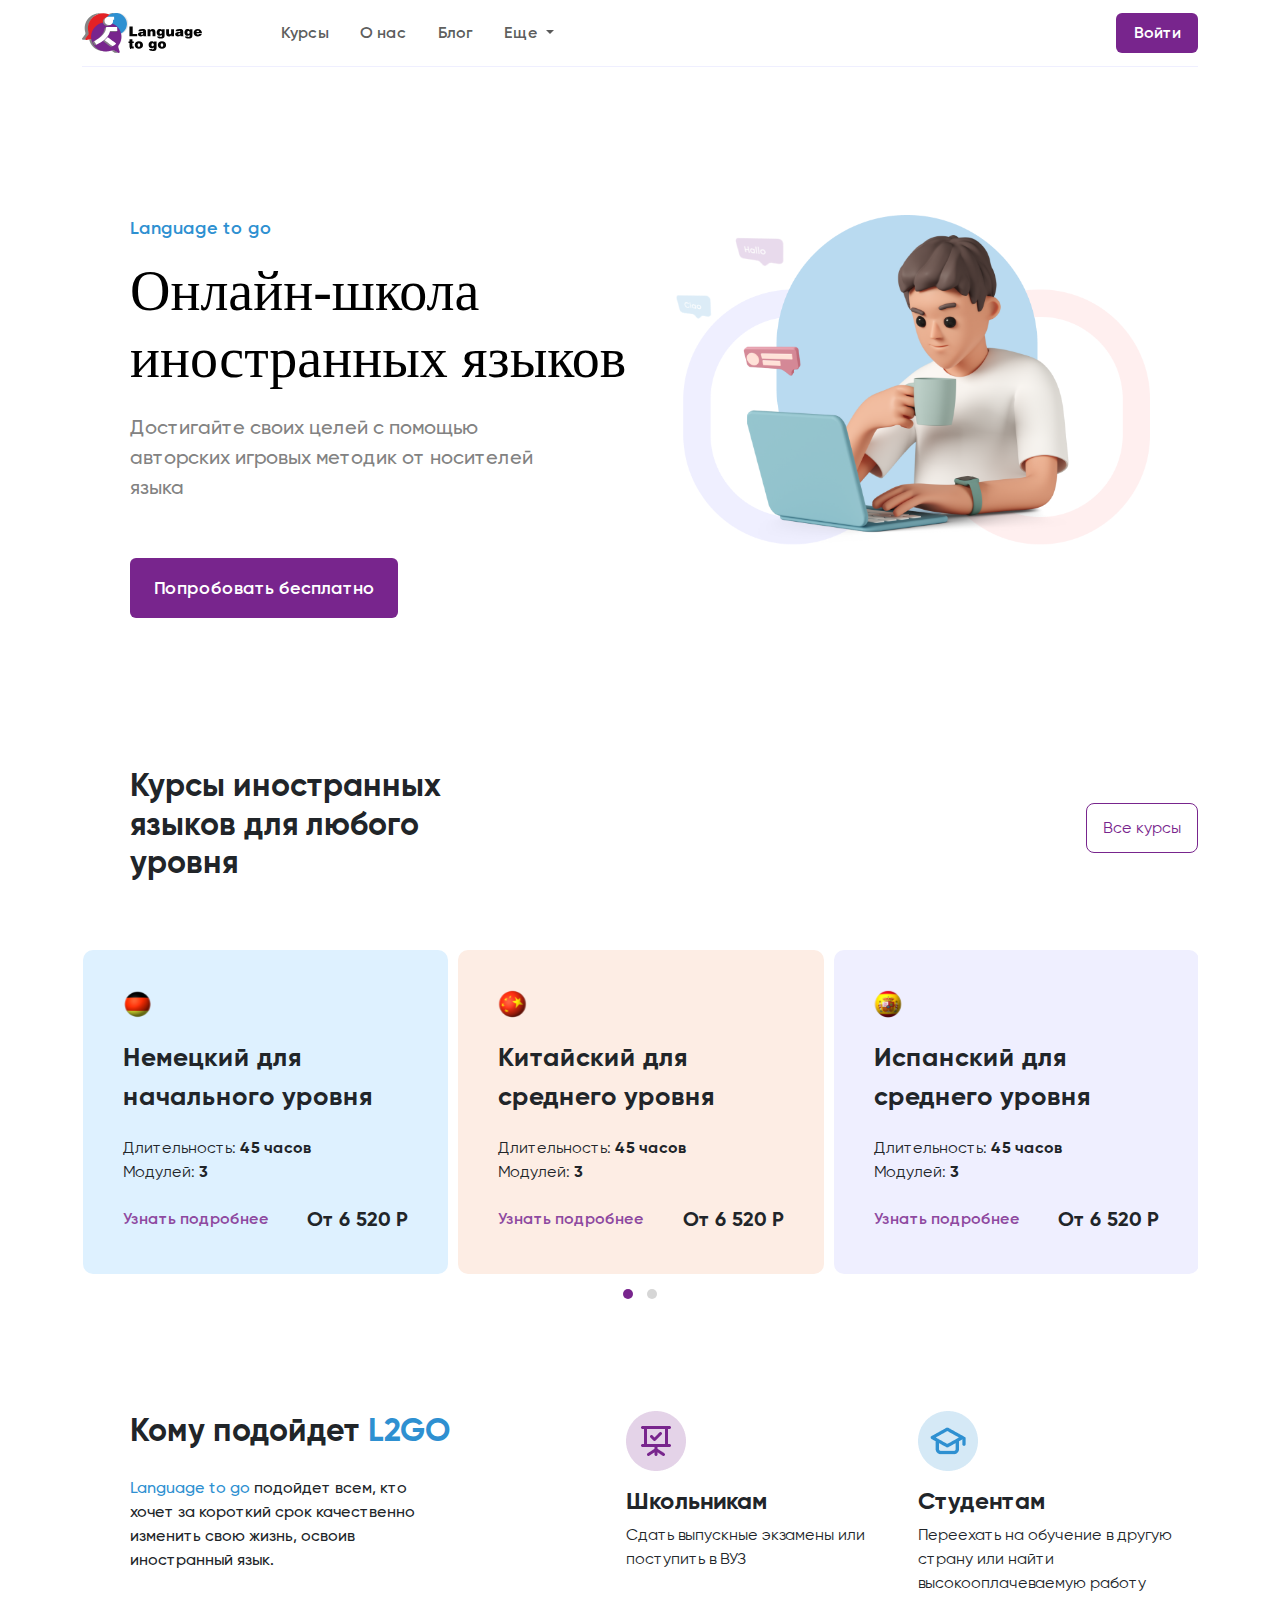
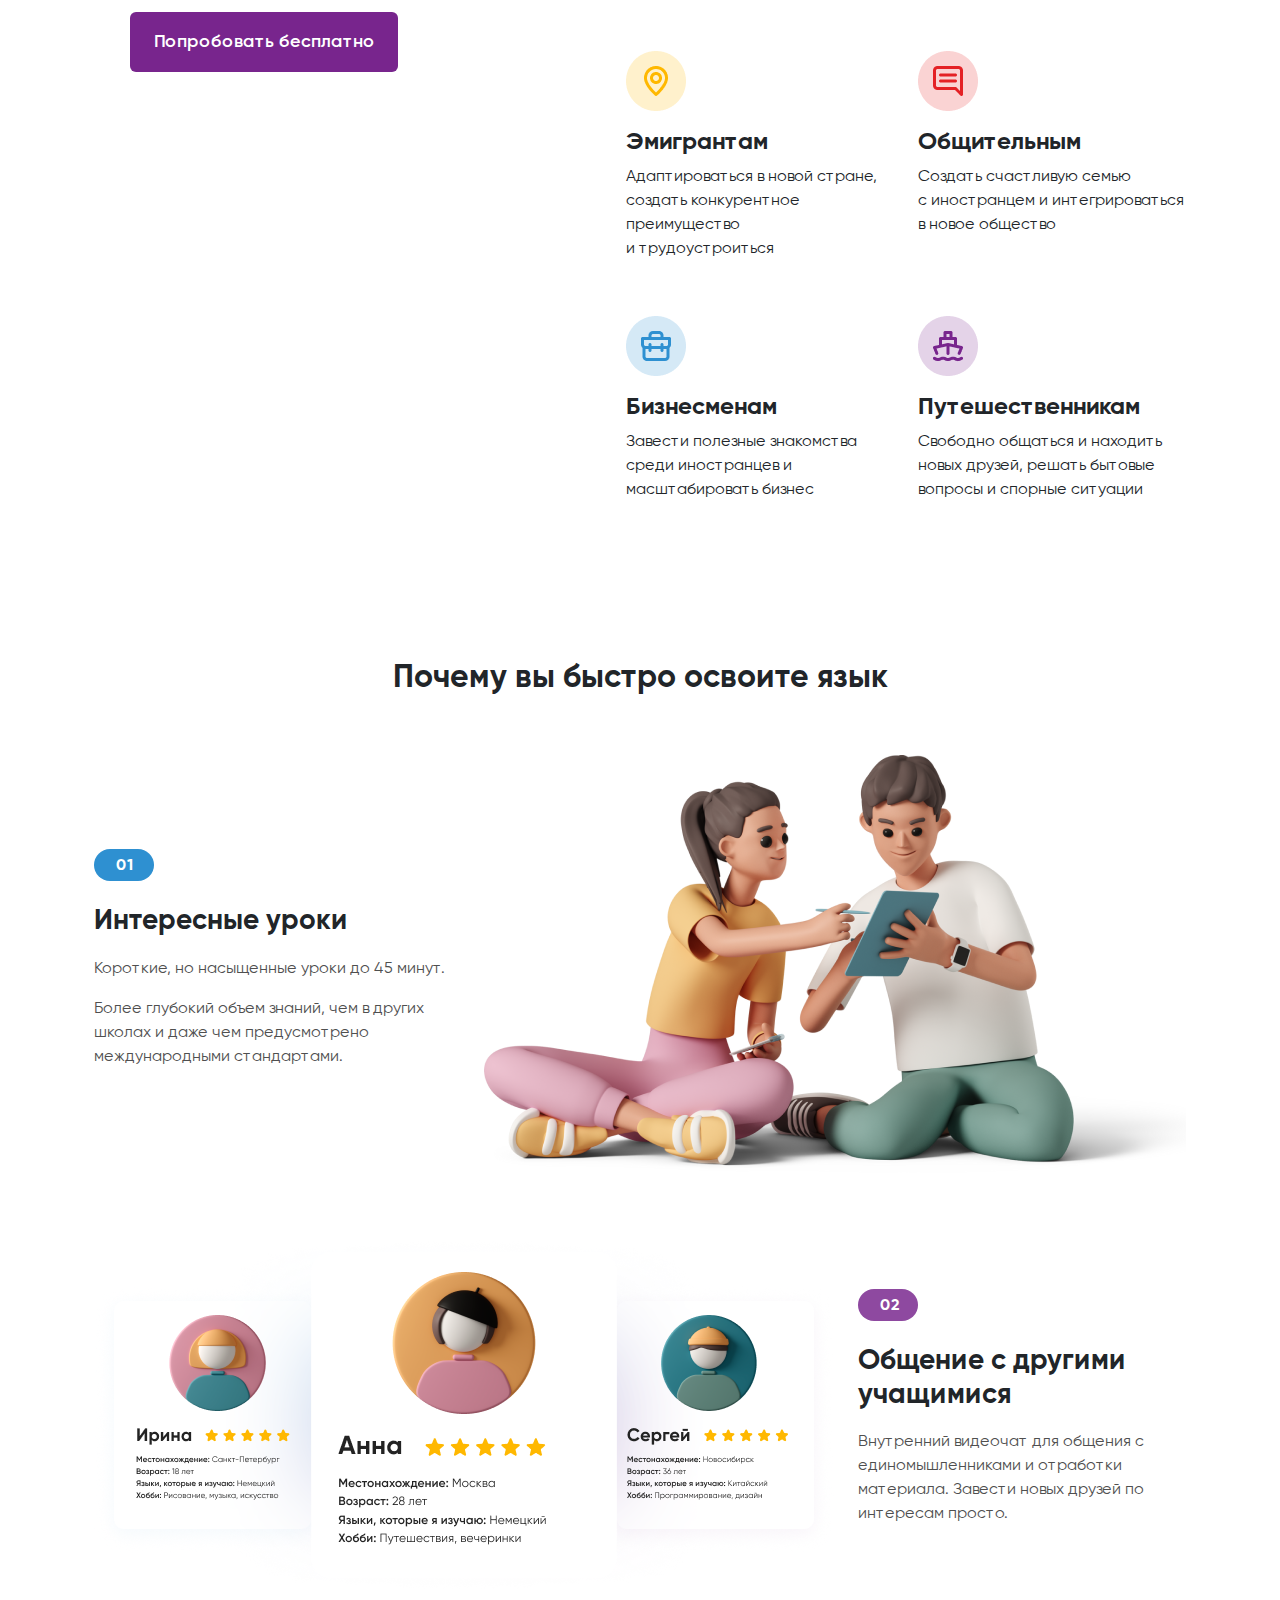
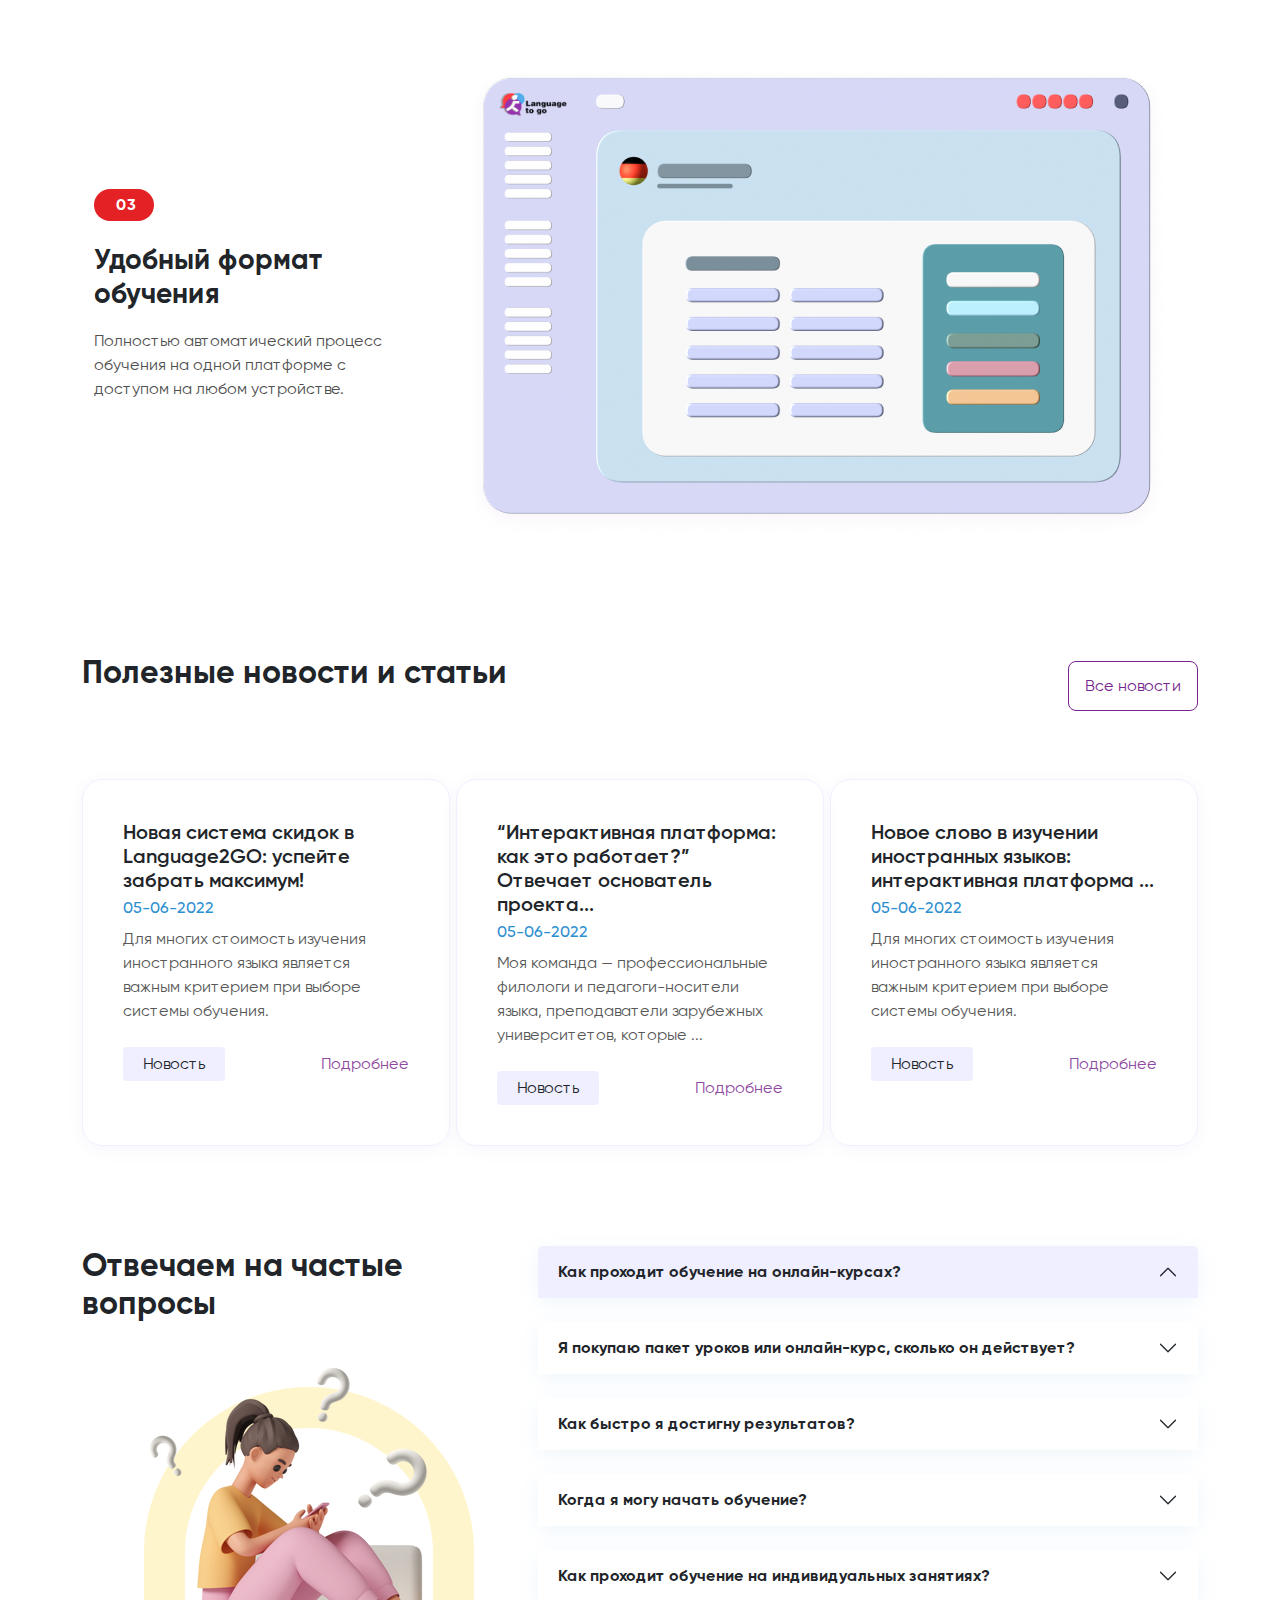
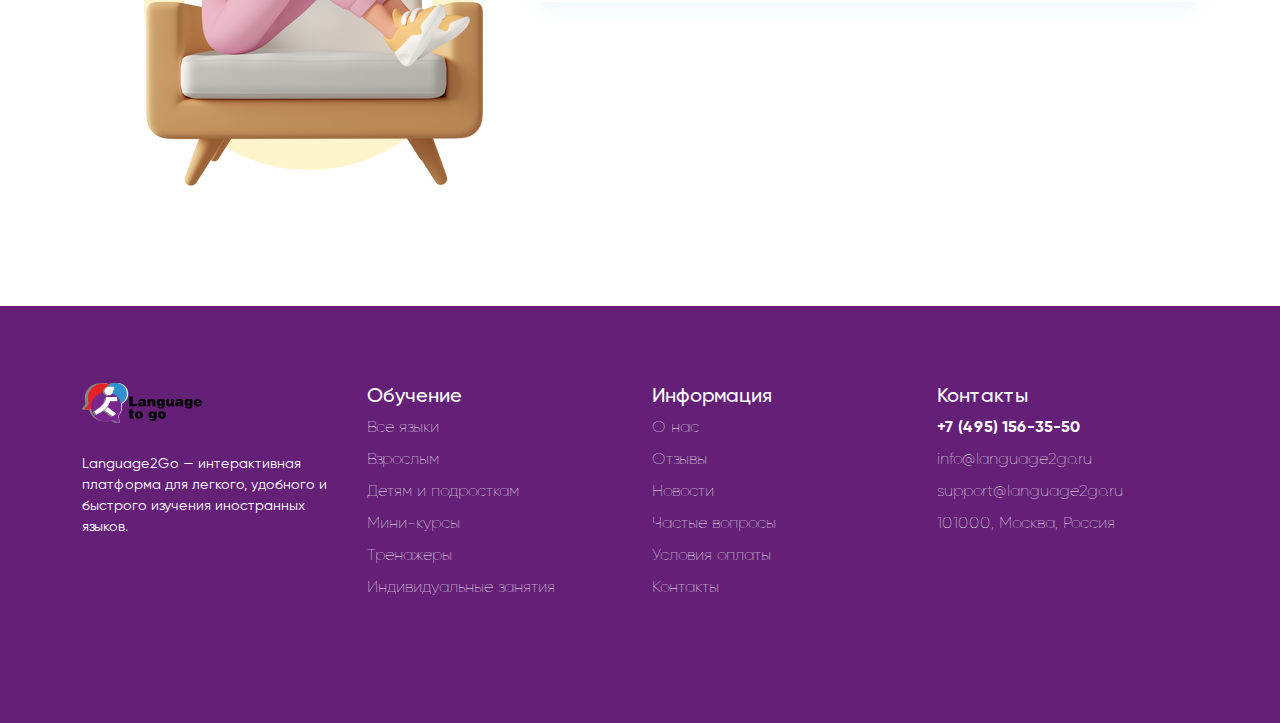
<file: index.html>
<!DOCTYPE html>
<html lang="en">
<head>
    <meta charset="UTF-8">
    <meta name="viewport" content="width=device-width, initial-scale=1.0">
    <title>Language to go</title>
    <link rel="shortcut icon" href="img/лого.svg" type="image/x-icon">
    <link href="css/bootstrap.css" rel="stylesheet"></link>
    <link rel="stylesheet" href="https://cdn.jsdelivr.net/npm/bootstrap-icons@1.5.0/font/bootstrap-icons.css">
    <link rel="stylesheet" href="https://cdnjs.cloudflare.com/ajax/libs/OwlCarousel2/2.3.4/assets/owl.carousel.min.css">
    <link rel="stylesheet" href="https://cdnjs.cloudflare.com/ajax/libs/OwlCarousel2/2.3.4/assets/owl.theme.default.min.css">
    <style>
        @font-face {
        font-family: "Gilroy";
        src: url("fonts/gilroy-regular.ttf");
        font-weight: 400;
        font-style: normal;
      }
      @font-face {
        font-family: "Gilroy";
        src: url("fonts/gilroy-medium.ttf");
        font-weight: 500;
        font-style: normal;
      }
      @font-face {
        font-family: "Gilroy";
        src: url("fonts/gilroy-bold.ttf");
        font-weight: 700;
        font-style: normal;
      }
      @font-face {
        font-family: "Gilroy";
        src: url("fonts/gilroy-semibold.ttf");
        font-weight: 600;
        font-style: normal;
      }
      @font-face {
        font-family: "Gilroy";
        src: url("fonts/gilroy-thin.ttf");
        font-weight: 100;
        font-style: normal;
      }
      body{
        font-family: "Gilroy";
      }
    </style>
</head>
<body>
  <!-- меню -->
  <div class="container container-nav" style="margin-bottom: 100px;">
    <nav class="navbar navbar-expand-lg bg-body-tertiary">
      <a class="navbar-brand active" href="index.html">
          <img src="img/L2Go logo 1.svg" alt="logo">
      </a>
      <button class="navbar-toggler" type="button" data-bs-toggle="offcanvas" data-bs-target="#navbarOffcanvasLg" aria-controls="navbarOffcanvasLg" aria-label="Toggle navigation">
      <span class="navbar-toggler-icon"></span>
      </button>
      <div class="offcanvas d-flex" tabindex="-1" id="navbarOffcanvasLg" aria-labelledby="navbarOffcanvasLgLabel">
        <ul class="navbar-nav mb-2 mb-lg-0 fs-6" style="--bs-scroll-height: 100px;">
          <li class="nav-item">
            <a class="nav-link" aria-current="page" href="#">Курсы</a>
          </li>
          <li class="nav-item">
            <a class="nav-link" href="about.html">О нас</a>
          </li>
          <li class="nav-item">
              <a class="nav-link" href="blog.html">Блог</a>
            </li>
          <li class="nav-item dropdown">
            <a class="nav-link dropdown-toggle" href="#" role="button" data-bs-toggle="dropdown" aria-expanded="false">
              Еще
            </a>
            <ul class="dropdown-menu">
              <li><a class="dropdown-item" href="#">FAQ</a></li>
              <li><a class="dropdown-item" href="contact.html">Контакты</a></li>
              <li><a class="dropdown-item" href="#">Условия оплаты</a></li>
            </ul>
          </li>
          <button class="btn btn-outline-success" type="submit" style="width: 82px;"><a href="entrance.html" style="text-decoration: none; color: #fff;">Войти</a></button>
        </ul>
      </div> 
    </nav>  
  </div>
  <!-- модальное -->
  <div class="container" style="margin-bottom: 100px;">
    <div class="p-4 p-md-5 mb-4 rounded text-body-emphasis d-flex osn">
      <div class="col-lg-6 px-0 modal-title">
        <p class="lead fw-semibold" style="color: #2E90D1; font-size: 18px;">Language to go</p>
        <h1 class="display-4" style="font-family: Gilroy-ExtraBold; margin-bottom: 20px;">Онлайн-школа иностранных языков</h1>
        <p class="lead fs-5 fw-medium" style="color: #828282; width: 80%; margin-bottom: 56px;">Достигайте своих целей с помощью авторских игровых методик от носителей языка</p>
        <button type="button" class="btn btn-outline-success" data-bs-toggle="modal" data-bs-target="#exampleModal" style="width: 268px; height: 60px; font-size: 18px;">Попробовать бесплатно</button>
      </div>
      <div class="modal fade" id="exampleModal" tabindex="-1" aria-labelledby="exampleModalLabel" aria-hidden="true">
        <div class="modal-dialog">
          <div class="modal-content">
            <div class="modal-header">
              <button type="button" class="btn-close" data-bs-dismiss="modal" aria-label="Закрыть"></button>
            </div>
            <form action="">
              <div class="modal-body  d-flex">
              <div class="text d-flex">
                <h1 class="display-4 owlCarousel-h2" style="font-family: Gilroy-ExtraBold; margin-bottom: 40px; font-size: 46px; width: 60%;">Регистрируйтесь и приступайте к первому бесплатному уроку</h1>
                <label class="label-modal" style="width: 50%;">Телефон *</label>
                <div class="tel d-flex" style="gap: 20px; margin-bottom: 25px; width: 57%;">
                  <input class="number-modal" type="tel" required>
                  <button type="submit" class="btn btn-outline-success btn-modal" style="height: 48px; margin: 0;">Начать обучение</button>
                </div>
                <div class="form-check" style="width: 58%;">
                  <input class="form-check-input" type="checkbox" value="" id="flexCheckDefault" required>
                  <label class="form-check-label" for="flexCheckDefault" style="color: #828282;">
                    Отправляя заявку, я соглашаюсь с <span style="text-decoration: underline; color: #2E90D1;">политикой конфиденциальности</span> и <span style="text-decoration: underline; color: #2E90D1;">пользовательским соглашением</span>
                  </label>
                </div>
                </div>
                <img src="img/modal.png" alt="" style="width: 20%; height: 20%;" class="img-modal">
              </div>
            </form>
          </div>
        </div>
      </div>
      <img src="img/one_bloc.png" alt="" style="width: 50%; height: 50%;" class="img-osn">
    </div>
  </div>
  <!-- карусель -->
  <div class="container" style="margin-bottom: 100px;">
    <div class="d-flex owlCarousel-title" style="justify-content: space-between; align-items: center; margin-bottom: 60px;">
      <h2 class="fw-bold owlCarousel-h2" style="padding-left: 48px; width: 40%;">Курсы иностранных языков для любого уровня</h2>
      <a class="vse-curs" href="#">Все курсы</a>
    </div>
    <div class="owl-carousel owl-theme owl-loaded owl-drag">
      <div class="item" style="background-color: #DEF1FF;">
        <img src="img/german.svg" alt="german" style="width: 10%; margin-bottom: 20px;" class="contry">
        <p class="name" style="font-size: 26px; font-weight: 700; margin-bottom: 20px;">Немецкий для начального уровня</p>
        <p class="dlin" style="font-size: 16px; font-weight: 400; margin-bottom: 0;">Длительность: <span style="font-weight: 700;">45 часов</span></p>
        <p class="dlin" style="font-size: 16px; font-weight: 400; margin-bottom: 20px">Модулей: <span style="font-weight: 700;">3</span></p>
        <div class="price d-flex" style="justify-content: space-between; align-items: center;">
          <a href="#" class="fw-semibold podrob" style="text-decoration: none; color: #8E49A0; margin-bottom: 0;">Узнать подробнее</a>
          <p class="price-text fw-bold" style="font-size: 20px; margin-bottom: 0;">От 6 520 Р</p>
        </div>
      </div>
      <div class="item" style="background-color: #FDEDE4;">
        <img src="img/china.svg" alt="china" style="width: 10%; margin-bottom: 20px;" class="contry">
        <p class="name" style="font-size: 26px; font-weight: 700; margin-bottom: 20px;">Китайский для среднего уровня</p>
        <p class="dlin" style="font-size: 16px; font-weight: 400; margin-bottom: 0;">Длительность: <span style="font-weight: 700;">45 часов</span></p>
        <p class="dlin" style="font-size: 16px; font-weight: 400; margin-bottom: 20px">Модулей: <span style="font-weight: 700;">3</span></p>
        <div class="price d-flex" style="justify-content: space-between; align-items: center;">
          <a href="#" class="fw-semibold podrob" style="text-decoration: none; color: #8E49A0; margin-bottom: 0;">Узнать подробнее</a>
          <p class="price-text fw-bold" style="font-size: 20px; margin-bottom: 0;">От 6 520 Р</p>
        </div>
      </div>
      <div class="item" style="background-color: #EFEFFF;">
        <img src="img/spain.svg" alt="spain" style="width: 10%; margin-bottom: 20px;" class="contry">
        <p class="name" style="font-size: 26px; font-weight: 700; margin-bottom: 20px;">Испанский для среднего уровня</p>
        <p class="dlin" style="font-size: 16px; font-weight: 400; margin-bottom: 0;">Длительность: <span style="font-weight: 700;">45 часов</span></p>
        <p class="dlin" style="font-size: 16px; font-weight: 400; margin-bottom: 20px">Модулей: <span style="font-weight: 700;">3</span></p>
        <div class="price d-flex" style="justify-content: space-between; align-items: center;">
          <a href="#" class="fw-semibold podrob" style="text-decoration: none; color: #8E49A0; margin-bottom: 0;">Узнать подробнее</a>
          <p class="price-text fw-bold" style="font-size: 20px; margin-bottom: 0;">От 6 520 Р</p>
        </div>
      </div>
      <div class="item" style="background-color: #DEF1FF;">
        <img src="img/german.svg" alt="german" style="width: 10%; margin-bottom: 20px;" class="contry">
        <p class="name" style="font-size: 26px; font-weight: 700; margin-bottom: 20px;">Немецкий для начального уровня</p>
        <p class="dlin" style="font-size: 16px; font-weight: 400; margin-bottom: 0;">Длительность: <span style="font-weight: 700;">45 часов</span></p>
        <p class="dlin" style="font-size: 16px; font-weight: 400; margin-bottom: 20px">Модулей: <span style="font-weight: 700;">3</span></p>
        <div class="price d-flex" style="justify-content: space-between; align-items: center;">
          <a href="#" class="fw-semibold podrob" style="text-decoration: none; color: #8E49A0; margin-bottom: 0;">Узнать подробнее</a>
          <p class="price-text fw-bold" style="font-size: 20px; margin-bottom: 0;">От 6 520 Р</p>
        </div>
      </div>
      <div class="item" style="background-color: #FDEDE4;">
        <img src="img/china.svg" alt="china" style="width: 10%; margin-bottom: 20px;" class="contry">
        <p class="name" style="font-size: 26px; font-weight: 700; margin-bottom: 20px;">Китайский для среднего уровня</p>
        <p class="dlin" style="font-size: 16px; font-weight: 400; margin-bottom: 0;">Длительность: <span style="font-weight: 700;">45 часов</span></p>
        <p class="dlin" style="font-size: 16px; font-weight: 400; margin-bottom: 20px">Модулей: <span style="font-weight: 700;">3</span></p>
        <div class="price d-flex" style="justify-content: space-between; align-items: center;">
          <a href="#" class="fw-semibold podrob" style="text-decoration: none; color: #8E49A0; margin-bottom: 0;">Узнать подробнее</a>
          <p class="price-text fw-bold" style="font-size: 20px; margin-bottom: 0;">От 6 520 Р</p>
        </div>
      </div>
      <div class="item" style="background-color: #EFEFFF;">
        <img src="img/spain.svg" alt="spain" style="width: 10%; margin-bottom: 20px;" class="contry">
        <p class="name" style="font-size: 26px; font-weight: 700; margin-bottom: 20px;">Испанский для среднего уровня</p>
        <p class="dlin" style="font-size: 16px; font-weight: 400; margin-bottom: 0;">Длительность: <span style="font-weight: 700;">45 часов</span></p>
        <p class="dlin" style="font-size: 16px; font-weight: 400; margin-bottom: 20px">Модулей: <span style="font-weight: 700;">3</span></p>
        <div class="price d-flex" style="justify-content: space-between; align-items: center;">
          <a href="#" class="fw-semibold podrob" style="text-decoration: none; color: #8E49A0; margin-bottom: 0;">Узнать подробнее</a>
          <p class="price-text fw-bold" style="font-size: 20px; margin-bottom: 0;">От 6 520 Р</p>
        </div>
      </div>
    </div>
  </div>
  <!-- Кому подойдет L2GO -->
  <div class="container" style="margin-bottom: 100px;">
    <div class="d-flex for">
      <div class="text-one" style="padding-left: 48px;">
        <h2 class="fw-bold owlCarousel-h2" style="margin-bottom: 27px;">Кому подойдет <span style="color: #2E90D1;">L2GO</span></h2>
        <p class="fw-medium two-title" style=" margin-bottom: 40px; width: 65%;"><span style="color: #2E90D1;">Language to go</span> подойдет всем, кто хочет за короткий срок качественно изменить свою жизнь, освоив иностранный язык.</p>
        <button type="button" class="btn btn-outline-success" data-bs-toggle="modal" data-bs-target="#exampleModal" style="width: 268px; height: 60px; font-size: 18px;">Попробовать бесплатно</button>
      </div>
      <div class="container">
        <div class="row for-main" style="margin-bottom: 40px;">
          <div class="col for-item">
            <img src="img/presentation.png" alt="" style=" margin-bottom: 16px;">
            <h4 class="fw-bold for-main-title">Школьникам</h4>
            <p class="for-main-op" style="width: 95%;">Сдать выпускные экзамены или поступить в ВУЗ</p>
          </div>
          <div class="col for-item">
            <img src="img/graduation-cap.png" alt="" style=" margin-bottom: 16px;">
            <h4 class="fw-bold for-main-title">Студентам</h4>
            <p class="for-main-op">Переехать на обучение в другую страну или найти высокооплачеваемую работу</p>
          </div>
        </div>
        <div class="row" style="margin-bottom: 40px;">
          <div class="col for-item">
            <img src="img/map-marker.png" alt="" style=" margin-bottom: 16px;">
            <h4 class="fw-bold for-main-title">Эмигрантам</h4>
            <p class="for-main-op" style="width: 95%;">Адаптироваться в новой стране, создать конкурентное преимущество и трудоустроиться</p>
          </div>
          <div class="col for-item">
            <img src="img/comment-alt-message 1.png" alt="" style=" margin-bottom: 16px;">
            <h4 class="fw-bold for-main-title">Общительным</h4>
            <p class="for-main-op">Создать счастливую семью с иностранцем и интегрироваться в новое общество</p>
          </div>
        </div>
        <div class="row" style="margin-bottom: 40px;">
          <div class="col for-item">
            <img src="img/briefcase 1.png" alt="" style=" margin-bottom: 16px;">
            <h4 class="fw-bold for-main-title">Бизнесменам</h4>
            <p class="for-main-op" style="width: 95%;">Завести полезные знакомства среди иностранцев и масштабировать бизнес</p>
          </div>
          <div class="col for-item">
            <img src="img/ship 1.png" alt="" style=" margin-bottom: 16px;">
            <h4 class="fw-bold for-main-title">Путешественникам</h4>
            <p class="for-main-op">Свободно общаться и находить новых друзей, решать бытовые вопросы и спорные ситуации</p>
          </div>
        </div>
      </div>
    </div>
  </div>
  <!-- Почему вы быстро освоите язык -->
  <div class="container" style="margin-bottom: 100px;">
    <h2 class="text-center fw-bold" style="margin-bottom: 60px;">Почему вы быстро освоите язык</h2>
    <div class="container text-center">
      <div class="row why-main" style="align-items: center; margin-bottom: 60px;">
        <div class="col" style="text-align: left;">
          <p class="number">01</p>
          <h3 class="fw-bold" style="margin-bottom: 19px;" >Интересные уроки</h3>
          <p style="color: #4F4F4F;">Короткие, но насыщенные уроки до 45 минут.</p>
          <p style="color: #4F4F4F;">Более глубокий объем знаний, чем в других школах и даже чем предусмотрено международными стандартами.</p>
        </div>
        <div class="col">
          <img src="img/casual-life-3d-girl-and-boy-sitting-with-tablet-1 1.png" alt="" class="img-glav">
        </div>
      </div>
      <div class="row why-main-two" style="align-items: center; margin-bottom: 60px;">
        <div class="col">
          <img src="img/chat.png" alt="" class="img-glav">
        </div>
        <div class="col" style="text-align: left;">
          <p class="number" style="background-color: #8E49A0;">02</p>
          <h3 class="fw-bold" style="margin-bottom: 19px;">Общение с другими учащимися</h3>
          <p style="color: #4F4F4F;">Внутренний видеочат для общения с единомышленниками и отработки материала. Завести новых друзей по интересам просто.</p>
        </div>
      </div>
      <div class="row why-main" style="align-items: center; margin-bottom: 60px;">
        <div class="col" style="text-align: left;">
          <p class="number" style="background-color: #E42125;">03</p>
          <h3 class="fw-bold" style="margin-bottom: 19px;">Удобный формат обучения</h3>
          <p style="color: #4F4F4F;">Полностью автоматический процесс обучения на одной платформе с доступом на любом устройстве.</p>
        </div>
        <div class="col">
          <img src="img/format.png" alt="" class="img-glav">
        </div>
      </div>
    </div>
  </div>
  <!-- Полезные новости и статьи -->
  <div class="container" style="margin-bottom: 100px;">
    <div class="d-flex news" style="justify-content: space-between; align-items: center; margin-bottom: 60px;">
      <h2 class="fw-bold owlCarousel-h2" style="margin-bottom: 27px;">Полезные новости и статьи</h2>
      <a class="vse-curs" href="blog.html">Все новости</a>
    </div>
    <div class="container">
      <div class="row" style="justify-content: space-between;">
        <div class="card" style="width: 33%;">
          <div class="card-body">
            <h5 class="card-title fw-semibold" style="margin-bottom: 10px;">Новая система скидок в Language2GO: успейте забрать максимум!</h5>
            <h6 class="card-subtitle" style="color: #2E90D1; margin-bottom: 10px">05-06-2022</h6>
            <p class="card-text" style="font-size: 16px; color: #585858; margin-bottom: 24px">Для многих стоимость изучения иностранного языка является важным критерием при выборе системы обучения.</p>
            <div class="d-flex" style="justify-content: space-between; align-items: center;">
              <p class="tag">Новость</p>
              <a href="#" class="card-link">Подробнее</a>
            </div>
          </div>
        </div>
        <div class="card" style="width: 33%;">
          <div class="card-body">
            <h5 class="card-title fw-semibold" style="margin-bottom: 10px;">“Интерактивная платформа: как это работает?” Отвечает основатель проекта...</h5>
            <h6 class="card-subtitle" style="color: #2E90D1; margin-bottom: 10px">05-06-2022</h6>
            <p class="card-text" style="font-size: 16px; color: #585858; margin-bottom: 24px">Моя команда — профессиональные филологи и педагоги-носители языка, преподаватели зарубежных университетов, которые ...</p>
            <div class="d-flex" style="justify-content: space-between; align-items: center;">
              <p class="tag">Новость</p>
              <a href="#" class="card-link">Подробнее</a>
            </div>
          </div>
        </div>
        <div class="card" style="width: 33%;">
          <div class="card-body">
            <h5 class="card-title fw-semibold" style="margin-bottom: 10px;">Новое слово в изучении иностранных языков: интерактивная платформа ...</h5>
            <h6 class="card-subtitle" style="color: #2E90D1; margin-bottom: 10px">05-06-2022</h6>
            <p class="card-text" style="font-size: 16px; color: #585858; margin-bottom: 24px">Для многих стоимость изучения иностранного языка является важным критерием при выборе системы обучения.</p>
            <div class="d-flex" style="justify-content: space-between; align-items: center;">
              <p class="tag">Новость</p>
              <a href="#" class="card-link">Подробнее</a>
            </div>
          </div>
        </div>
      </div>
    </div>
  </div>
  <!-- Отвечаем на частые вопросы -->
  <div class="container d-flex answer" style="margin-bottom: 100px;">
    <div class="d-flex" style="flex-direction: column;">
      <h2 class="fw-bold owlCarousel-h2" style="margin-bottom: 27px;">Отвечаем на частые вопросы</h2>
      <img src="img/answer.png" alt="" class="img-accard">
    </div>
    <div class="accordion" id="accordionPanelsStayOpenExample" style="width: 100%;">
      <div class="accordion-item">
        <h2 class="accordion-header">
          <button class="accordion-button fw-bold" type="button" data-bs-toggle="collapse" data-bs-target="#panelsStayOpen-collapseOne" aria-expanded="true" aria-controls="panelsStayOpen-collapseOne">
            Как проходит обучение на онлайн-курсах?
          </button>
        </h2>
        <div id="panelsStayOpen-collapseOne" class="accordion-collapse collapse">
          <div class="accordion-body">
            Обучение проходит в формате видео-лекций на нашей интерактивной платформе. После приобретения курса, вы сразу же получаете письмо на почту с доступом в личный кабинет, в котором уже открыты все уроки приобретенного курса. Каждый урок состоит из видео-лекции по теме и нескольких десятков интерактивных заданий на отработку материала.
          </div>
        </div>
      </div>
      <div class="accordion-item">
        <h2 class="accordion-header">
          <button class="accordion-button collapsed fw-bold" type="button" data-bs-toggle="collapse" data-bs-target="#panelsStayOpen-collapseTwo" aria-expanded="false" aria-controls="panelsStayOpen-collapseTwo">
            Я покупаю пакет уроков или онлайн-курс, сколько он действует?
          </button>
        </h2>
        <div id="panelsStayOpen-collapseTwo" class="accordion-collapse collapse">
          <div class="accordion-body">
            Обучение проходит в формате видео-лекций на нашей интерактивной платформе. После приобретения курса, вы сразу же получаете письмо на почту с доступом в личный кабинет, в котором уже открыты все уроки приобретенного курса. Каждый урок состоит из видео-лекции по теме и нескольких десятков интерактивных заданий на отработку материала.
          </div>
        </div>
      </div>
      <div class="accordion-item">
        <h2 class="accordion-header">
          <button class="accordion-button collapsed fw-bold" type="button" data-bs-toggle="collapse" data-bs-target="#panelsStayOpen-collapseThree" aria-expanded="false" aria-controls="panelsStayOpen-collapseThree">
            Как быстро я достигну результатов?
          </button>
        </h2>
        <div id="panelsStayOpen-collapseThree" class="accordion-collapse collapse">
          <div class="accordion-body">
            Обучение проходит в формате видео-лекций на нашей интерактивной платформе. После приобретения курса, вы сразу же получаете письмо на почту с доступом в личный кабинет, в котором уже открыты все уроки приобретенного курса. Каждый урок состоит из видео-лекции по теме и нескольких десятков интерактивных заданий на отработку материала.         
          </div>
        </div>
      </div>
      <div class="accordion-item">
        <h2 class="accordion-header">
          <button class="accordion-button collapsed fw-bold" type="button" data-bs-toggle="collapse" data-bs-target="#panelsStayOpen-collapseFour" aria-expanded="false" aria-controls="panelsStayOpen-collapseFour">
            Когда я могу начать обучение?
          </button>
        </h2>
        <div id="panelsStayOpen-collapseFour" class="accordion-collapse collapse">
          <div class="accordion-body">
            Обучение проходит в формате видео-лекций на нашей интерактивной платформе. После приобретения курса, вы сразу же получаете письмо на почту с доступом в личный кабинет, в котором уже открыты все уроки приобретенного курса. Каждый урок состоит из видео-лекции по теме и нескольких десятков интерактивных заданий на отработку материала.
          </div>
        </div>
      </div>
      <div class="accordion-item">
        <h2 class="accordion-header">
          <button class="accordion-button collapsed fw-bold" type="button" data-bs-toggle="collapse" data-bs-target="#panelsStayOpen-collapseFive" aria-expanded="false" aria-controls="panelsStayOpen-collapseFive">
            Как проходит обучение на индивидуальных занятиях?
          </button>
        </h2>
        <div id="panelsStayOpen-collapseFive" class="accordion-collapse collapse">
          <div class="accordion-body">
            Обучение проходит в формате видео-лекций на нашей интерактивной платформе. После приобретения курса, вы сразу же получаете письмо на почту с доступом в личный кабинет, в котором уже открыты все уроки приобретенного курса. Каждый урок состоит из видео-лекции по теме и нескольких десятков интерактивных заданий на отработку материала.
          </div>
        </div>
      </div>
    </div>
  </div>
  <!-- футер -->
  <div class="fon" style="background-color: #641F76;">
    <div class="container footer" style="padding-top: 77px; color: #fff; padding-bottom: 100px;">
      <footer class="row">
        <div class="col mb-3">
          <img src="img/L2Go logo 1.svg" alt="" style="margin-bottom: 30px;">
          <p class="text-body" style="color: #fff !important; font-size: 14px;">Language2Go — интерактивная платформа для легкого, удобного и быстрого изучения иностранных языков.</p>
        </div>
        <div class="col mb-3">
          <h5>Обучение</h5>
          <ul class="nav flex-column">
            <li class="nav-item mb-2"><a href="#" class="nav-link p-0 text-body-secondary" style="color: #fff !important; font-weight: 300;">Все языки</a></li>
            <li class="nav-item mb-2"><a href="#" class="nav-link p-0 text-body-secondary" style="color: #fff !important; font-weight: 300;">Взрослым</a></li>
            <li class="nav-item mb-2"><a href="#" class="nav-link p-0 text-body-secondary" style="color: #fff !important; font-weight: 300;">Детям и подросткам</a></li>
            <li class="nav-item mb-2"><a href="#" class="nav-link p-0 text-body-secondary" style="color: #fff !important; font-weight: 300;">Мини-курсы</a></li>
            <li class="nav-item mb-2"><a href="#" class="nav-link p-0 text-body-secondary" style="color: #fff !important; font-weight: 300;">Тренажеры</a></li>
            <li class="nav-item mb-2"><a href="#" class="nav-link p-0 text-body-secondary" style="color: #fff !important; font-weight: 300;">Индивидуальные занятия</a></li>
          </ul>
        </div>
    
        <div class="col mb-3">
          <h5>Информация</h5>
          <ul class="nav flex-column">
            <li class="nav-item mb-2"><a href="#" class="nav-link p-0 text-body-secondary" style="color: #fff !important; font-weight: 300;">О нас</a></li>
            <li class="nav-item mb-2"><a href="#" class="nav-link p-0 text-body-secondary" style="color: #fff !important; font-weight: 300;">Отзывы</a></li>
            <li class="nav-item mb-2"><a href="blog.html" class="nav-link p-0 text-body-secondary" style="color: #fff !important; font-weight: 300;">Новости</a></li>
            <li class="nav-item mb-2"><a href="#" class="nav-link p-0 text-body-secondary" style="color: #fff !important; font-weight: 300;">Частые вопросы</a></li>
            <li class="nav-item mb-2"><a href="#" class="nav-link p-0 text-body-secondary" style="color: #fff !important; font-weight: 300;">Условия оплаты</a></li>
            <li class="nav-item mb-2"><a href="#" class="nav-link p-0 text-body-secondary" style="color: #fff !important; font-weight: 300;">Контакты</a></li>
          </ul>
        </div>
    
        <div class="col mb-3">
          <h5>Контакты</h5>
          <ul class="nav flex-column">
            <li class="nav-item mb-2"><a href="#" class="nav-link p-0 text-body-secondary" style="color: #fff !important; font-weight: 700;">+7 (495) 156-35-50</a></li>
            <li class="nav-item mb-2"><a href="#" class="nav-link p-0 text-body-secondary" style="color: #fff !important; font-weight: 300;">info@language2go.ru</a></li>
            <li class="nav-item mb-2"><a href="#" class="nav-link p-0 text-body-secondary" style="color: #fff !important; font-weight: 300;">support@language2go.ru</a></li>
            <li class="nav-item mb-2"><a href="#" class="nav-link p-0 text-body-secondary" style="color: #fff !important; font-weight: 300;">101000, Москва, Россия</a></li>
        </div>
      </footer>
    </div>
  </div>
  <script src="js/bootstrap.bundle.min.js"></script>
  <script src="https://code.jquery.com/jquery-3.6.0.min.js"></script>
  <script src="https://cdnjs.cloudflare.com/ajax/libs/OwlCarousel2/2.3.4/owl.carousel.min.js"></script>
  <script>
    $(document).ready(function(){
        $(".owl-carousel").owlCarousel({
            items: 3, // Количество отображаемых элементов
            margin: 10, // Отступ между элемента
            loop: true,
            responsive: {
                0: {
                    items: 1 // Для мобильных устройств
                },
                600: {
                    items: 3 // Для планшетов
                },
                1000: {
                    items: 3 // Для десктопов
                }
            }
        });
    });
</script>

</body>
</html>
</file>
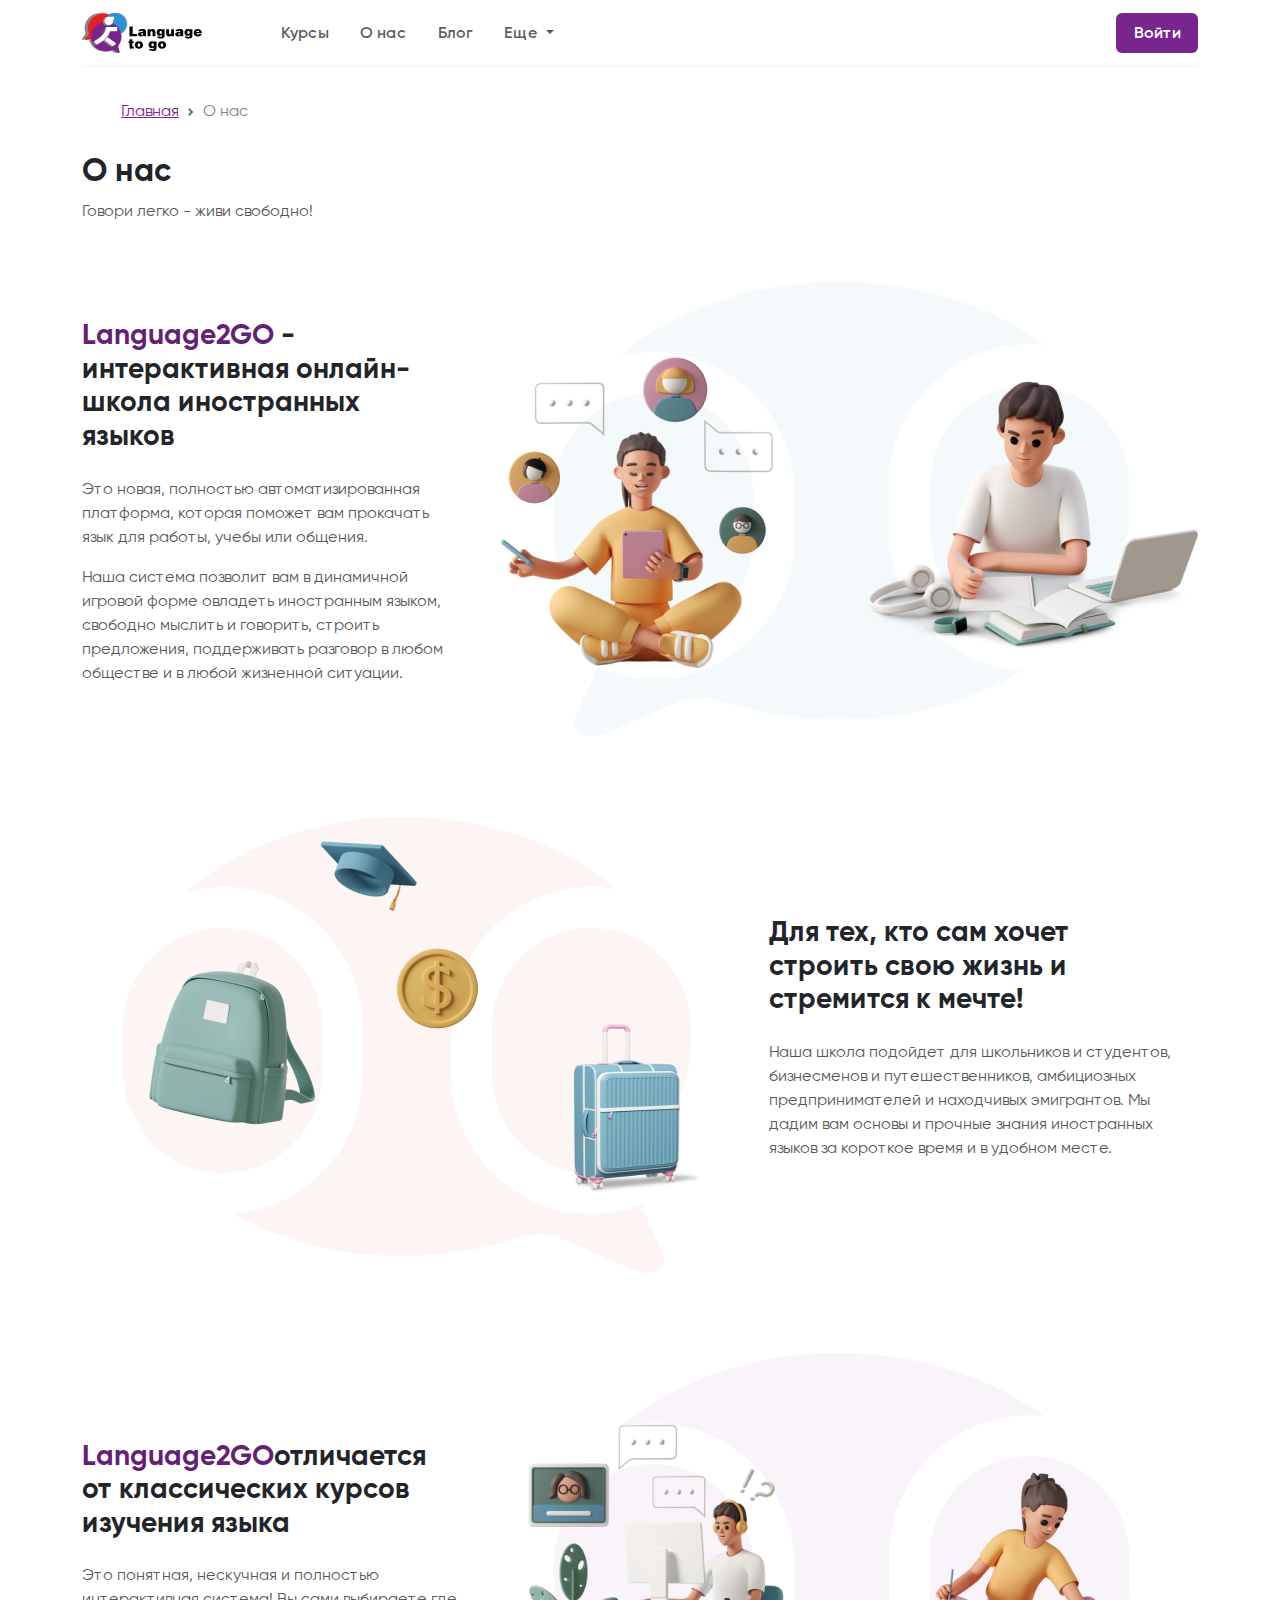
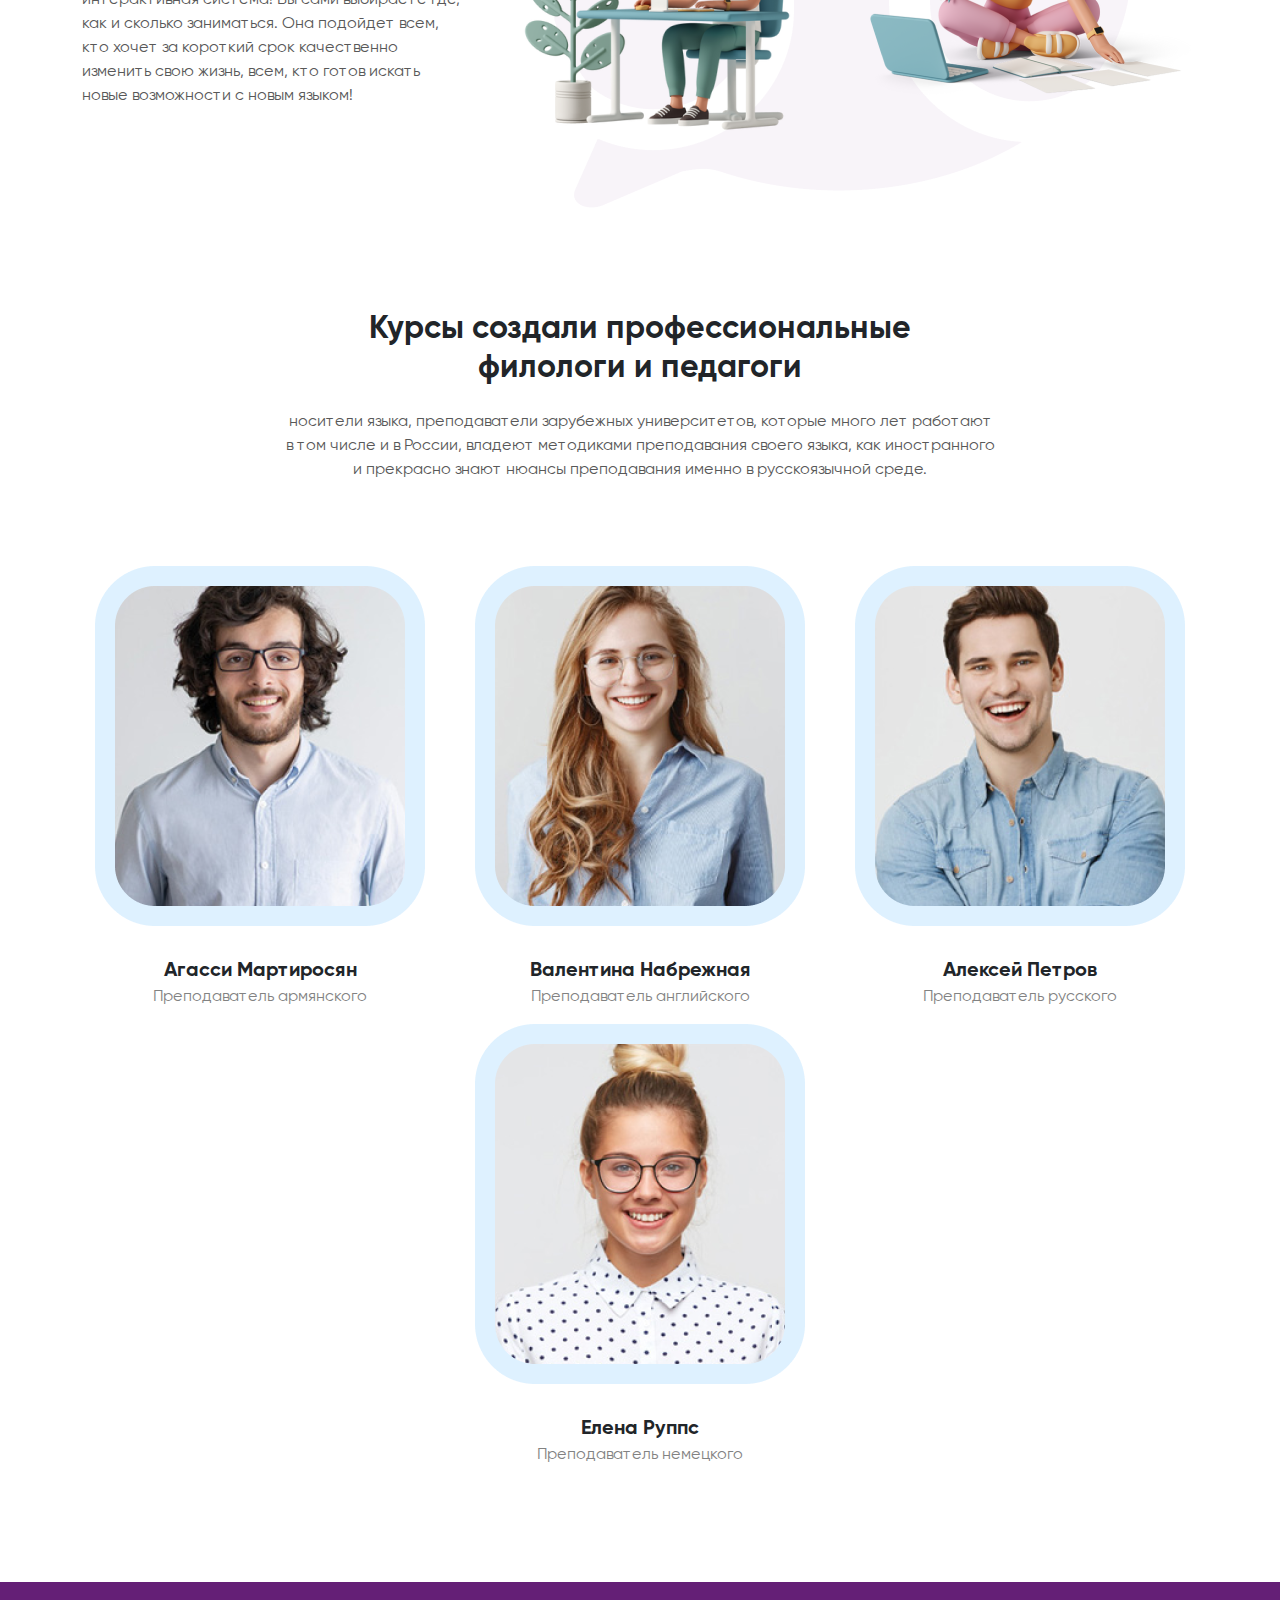
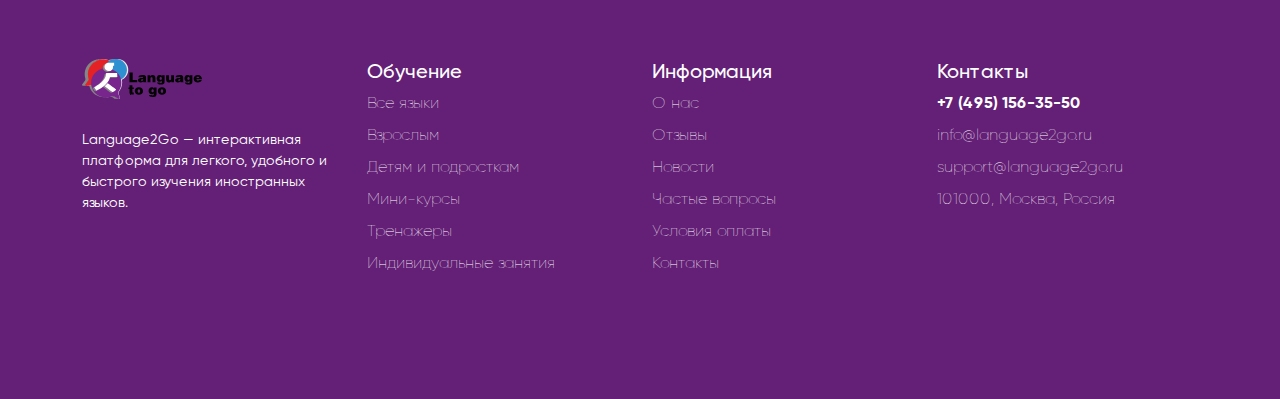
<file: about.html>
<!DOCTYPE html>
<html lang="en">
<head>
    <meta charset="UTF-8">
    <meta name="viewport" content="width=device-width, initial-scale=1.0">
    <title>Language to go</title>
    <link rel="shortcut icon" href="img/лого.svg" type="image/x-icon">
    <link href="css/bootstrap.css" rel="stylesheet"></link>
    <link rel="stylesheet" href="https://cdn.jsdelivr.net/npm/bootstrap-icons@1.5.0/font/bootstrap-icons.css">
    <link rel="stylesheet" href="https://cdnjs.cloudflare.com/ajax/libs/OwlCarousel2/2.3.4/assets/owl.carousel.min.css">
    <link rel="stylesheet" href="https://cdnjs.cloudflare.com/ajax/libs/OwlCarousel2/2.3.4/assets/owl.theme.default.min.css">
    <style>
        @font-face {
        font-family: "Gilroy";
        src: url("fonts/gilroy-regular.ttf");
        font-weight: 400;
        font-style: normal;
      }
      @font-face {
        font-family: "Gilroy";
        src: url("fonts/gilroy-medium.ttf");
        font-weight: 500;
        font-style: normal;
      }
      @font-face {
        font-family: "Gilroy";
        src: url("fonts/gilroy-bold.ttf");
        font-weight: 700;
        font-style: normal;
      }
      @font-face {
        font-family: "Gilroy";
        src: url("fonts/gilroy-semibold.ttf");
        font-weight: 600;
        font-style: normal;
      }
      @font-face {
        font-family: "Gilroy";
        src: url("fonts/gilroy-thin.ttf");
        font-weight: 100;
        font-style: normal;
      }
      body{
        font-family: "Gilroy";
      }
    </style>
</head>
<body>
     <!-- меню -->
    <div class="container container-nav" style="margin-bottom: 28px;">
        <nav class="navbar navbar-expand-lg bg-body-tertiary" style="margin-bottom: 32px;">
            <a class="navbar-brand active" href="index.html">
                <img src="img/L2Go logo 1.svg" alt="logo">
            </a>
            <button class="navbar-toggler" type="button" data-bs-toggle="offcanvas" data-bs-target="#navbarOffcanvasLg" aria-controls="navbarOffcanvasLg" aria-label="Toggle navigation">
            <span class="navbar-toggler-icon"></span>
            </button>
            <div class="offcanvas d-flex" tabindex="-1" id="navbarOffcanvasLg" aria-labelledby="navbarOffcanvasLgLabel">
                <ul class="navbar-nav mb-2 mb-lg-0 fs-6" style="--bs-scroll-height: 100px;">
                <li class="nav-item">
                    <a class="nav-link" aria-current="page" href="#">Курсы</a>
                </li>
                <li class="nav-item">
                    <a class="nav-link" href="#">О нас</a>
                </li>
                <li class="nav-item">
                    <a class="nav-link" href="blog.html">Блог</a>
                    </li>
                <li class="nav-item dropdown">
                    <a class="nav-link dropdown-toggle" href="#" role="button" data-bs-toggle="dropdown" aria-expanded="false">
                    Еще
                    </a>
                    <ul class="dropdown-menu">
                    <li><a class="dropdown-item" href="#">FAQ</a></li>
                    <li><a class="dropdown-item" href="contact.html">Контакты</a></li>
                    <li><a class="dropdown-item" href="#">Условия оплаты</a></li>
                    </ul>
                </li>
                <button class="btn btn-outline-success" type="submit" style="width: 82px;"><a href="entrance.html" style="text-decoration: none; color: #fff;">Войти</a></button>
                </ul>
            </div> 
        </nav>
        <nav style="--bs-breadcrumb-divider: url(&#34;data:image/svg+xml,%3Csvg xmlns='http://www.w3.org/2000/svg' width='8' height='8'%3E%3Cpath d='M2.5 0L1 1.5 3.5 4 1 6.5 2.5 8l4-4-4-4z' fill='%236c757d'/%3E%3C/svg%3E&#34;); padding-left: 3.5%;" aria-label="breadcrumb">
            <ol class="breadcrumb">
                <li class="breadcrumb-item"><a href="index.html" style="color: #78258D;">Главная</a></li>
                <li class="breadcrumb-item active" style="color: #828282;" aria-current="page">О нас</li>
            </ol>
        </nav>   
    </div>
    <!-- главное -->
    <div class="container" style="margin-bottom: 100px;">
        <div class="col" style="margin-bottom: 58px;">
            <h2 class="fw-bold" style="margin-bottom: 10px;">О нас</h2>
            <p style="color: #585858;">Говори легко - живи свободно!</p>
        </div>
        <div class="row answer" style="justify-content: space-between; align-items: center; margin-bottom: 80px;">
            <div class="col">
                <h3 class="fw-bold owlCarousel-h2" style="width: 90%; margin-bottom: 24px;"><span style="color: #641F76;">Language2GO</span> - интерактивная онлайн-школа иностранных языков</h3>
                <p style="color: #585858;">Это новая, полностью автоматизированная платформа, которая  поможет вам прокачать язык для работы, учебы или общения.</p>
                <p style="color: #585858;">Наша система позволит вам в динамичной игровой форме овладеть иностранным языком, свободно мыслить и говорить, строить предложения, поддерживать разговор в любом обществе и в любой жизненной ситуации.</p>
            </div>
            <div class="col">
                <img src="img/Group 39.png" alt="" class="img-about">
            </div>
        </div>
        <div class="row answer-two" style="justify-content: space-between; align-items: center; margin-bottom: 80px;">
            <div class="col">
                <img src="img/Group 40.png" alt="" class="img-about">
            </div>
            <div class="col">
                <h3 class="fw-bold owlCarousel-h2" style="width: 90%; margin-bottom: 24px;">Для тех, кто сам хочет строить свою жизнь и стремится к мечте!</h3>
                <p style="color: #585858;">Наша школа подойдет для школьников и студентов, бизнесменов и путешественников, амбициозных предпринимателей и находчивых эмигрантов. Мы дадим вам основы и прочные знания иностранных языков за короткое время и в удобном месте.</p>            
            </div>
        </div>
        <div class="row answer" style="justify-content: space-between; align-items: center; margin-bottom: 80px;">
            <div class="col">
                <h3 class="fw-bold owlCarousel-h2" style="width: 90%; margin-bottom: 24px;"><span style="color: #641F76;">Language2GO</span>отличается от классических курсов изучения языка</h3>
                <p style="color: #585858;">Это понятная, нескучная и полностью интерактивная система! Вы сами выбираете где, как и сколько заниматься. Она подойдет всем, кто хочет за короткий срок качественно изменить свою жизнь, всем, кто готов искать новые возможности с новым языком!                </p>
            </div>
            <div class="col">
                <img src="img/Group 41.png" alt="" class="img-about">
            </div>
        </div>
      </div>
    </div>
    <!-- преподаватели -->
    <div class="container text-center" style="margin-bottom: 100px;">
        <h2 class="fw-bold" style="margin-bottom: 24px;">Курсы создали профессиональные<br> филологи и педагоги</h2>
        <p style="margin-bottom: 85px; color: #585858;">носители языка, преподаватели зарубежных университетов, которые много лет работают<br> в том числе и в России, владеют методиками преподавания своего языка, как иностранного<br> и прекрасно знают нюансы преподавания именно в русскоязычной среде.</p>
        <div class="row text-center prepod">
            <div class="col">
                <img src="img/armen.png" alt="" style="margin-bottom: 28px;" class="img-theat">
                <p class="fw-bold" style="font-size: 20px; margin-bottom: 0;">Агасси Мартиросян</p>
                <p style="color: #828282;">Преподаватель армянского</p>
            </div>
            <div class="col">
                <img src="img/engl.png" alt="" style="margin-bottom: 28px;" class="img-theat">
                <p class="fw-bold" style="font-size: 20px; margin-bottom: 0;">Валентина Набрежная</p>
                <p style="color: #828282;">Преподаватель английского</p>
            </div>
            <div class="col">
                <img src="img/rus.png" alt="" style="margin-bottom: 28px;" class="img-theat">
                <p class="fw-bold" style="font-size: 20px; margin-bottom: 0;">Алексей Петров</p>
                <p style="color: #828282;">Преподаватель русского</p>
            </div>
            <div class="col">
                <img src="img/nem.png" alt="" style="margin-bottom: 28px;" class="img-theat">
                <p class="fw-bold" style="font-size: 20px; margin-bottom: 0;">Елена Руппс</p>
                <p style="color: #828282;">Преподаватель немецкого</p>
            </div>
        </div>
    </div>
    <!-- футер -->
  <div class="fon" style="background-color: #641F76;">
    <div class="container footer" style="padding-top: 77px; color: #fff; padding-bottom: 100px;">
      <footer class="row">
        <div class="col mb-3">
          <img src="img/L2Go logo 1.svg" alt="" style="margin-bottom: 30px;">
          <p class="text-body" style="color: #fff !important; font-size: 14px;">Language2Go — интерактивная платформа для легкого, удобного и быстрого изучения иностранных языков.</p>
        </div>
        <div class="col mb-3">
          <h5>Обучение</h5>
          <ul class="nav flex-column">
            <li class="nav-item mb-2"><a href="#" class="nav-link p-0 text-body-secondary" style="color: #fff !important; font-weight: 300;">Все языки</a></li>
            <li class="nav-item mb-2"><a href="#" class="nav-link p-0 text-body-secondary" style="color: #fff !important; font-weight: 300;">Взрослым</a></li>
            <li class="nav-item mb-2"><a href="#" class="nav-link p-0 text-body-secondary" style="color: #fff !important; font-weight: 300;">Детям и подросткам</a></li>
            <li class="nav-item mb-2"><a href="#" class="nav-link p-0 text-body-secondary" style="color: #fff !important; font-weight: 300;">Мини-курсы</a></li>
            <li class="nav-item mb-2"><a href="#" class="nav-link p-0 text-body-secondary" style="color: #fff !important; font-weight: 300;">Тренажеры</a></li>
            <li class="nav-item mb-2"><a href="#" class="nav-link p-0 text-body-secondary" style="color: #fff !important; font-weight: 300;">Индивидуальные занятия</a></li>
          </ul>
        </div>
    
        <div class="col mb-3">
          <h5>Информация</h5>
          <ul class="nav flex-column">
            <li class="nav-item mb-2"><a href="#" class="nav-link p-0 text-body-secondary" style="color: #fff !important; font-weight: 300;">О нас</a></li>
            <li class="nav-item mb-2"><a href="#" class="nav-link p-0 text-body-secondary" style="color: #fff !important; font-weight: 300;">Отзывы</a></li>
            <li class="nav-item mb-2"><a href="blog.html" class="nav-link p-0 text-body-secondary" style="color: #fff !important; font-weight: 300;">Новости</a></li>
            <li class="nav-item mb-2"><a href="#" class="nav-link p-0 text-body-secondary" style="color: #fff !important; font-weight: 300;">Частые вопросы</a></li>
            <li class="nav-item mb-2"><a href="#" class="nav-link p-0 text-body-secondary" style="color: #fff !important; font-weight: 300;">Условия оплаты</a></li>
            <li class="nav-item mb-2"><a href="#" class="nav-link p-0 text-body-secondary" style="color: #fff !important; font-weight: 300;">Контакты</a></li>
          </ul>
        </div>
    
        <div class="col mb-3">
          <h5>Контакты</h5>
          <ul class="nav flex-column">
            <li class="nav-item mb-2"><a href="#" class="nav-link p-0 text-body-secondary" style="color: #fff !important; font-weight: 700;">+7 (495) 156-35-50</a></li>
            <li class="nav-item mb-2"><a href="#" class="nav-link p-0 text-body-secondary" style="color: #fff !important; font-weight: 300;">info@language2go.ru</a></li>
            <li class="nav-item mb-2"><a href="#" class="nav-link p-0 text-body-secondary" style="color: #fff !important; font-weight: 300;">support@language2go.ru</a></li>
            <li class="nav-item mb-2"><a href="#" class="nav-link p-0 text-body-secondary" style="color: #fff !important; font-weight: 300;">101000, Москва, Россия</a></li>
        </div>
      </footer>
    </div>
  </div>
  <script src="js/bootstrap.bundle.min.js"></script>
  <script src="https://code.jquery.com/jquery-3.6.0.min.js"></script>
</body>
</html>
</file>
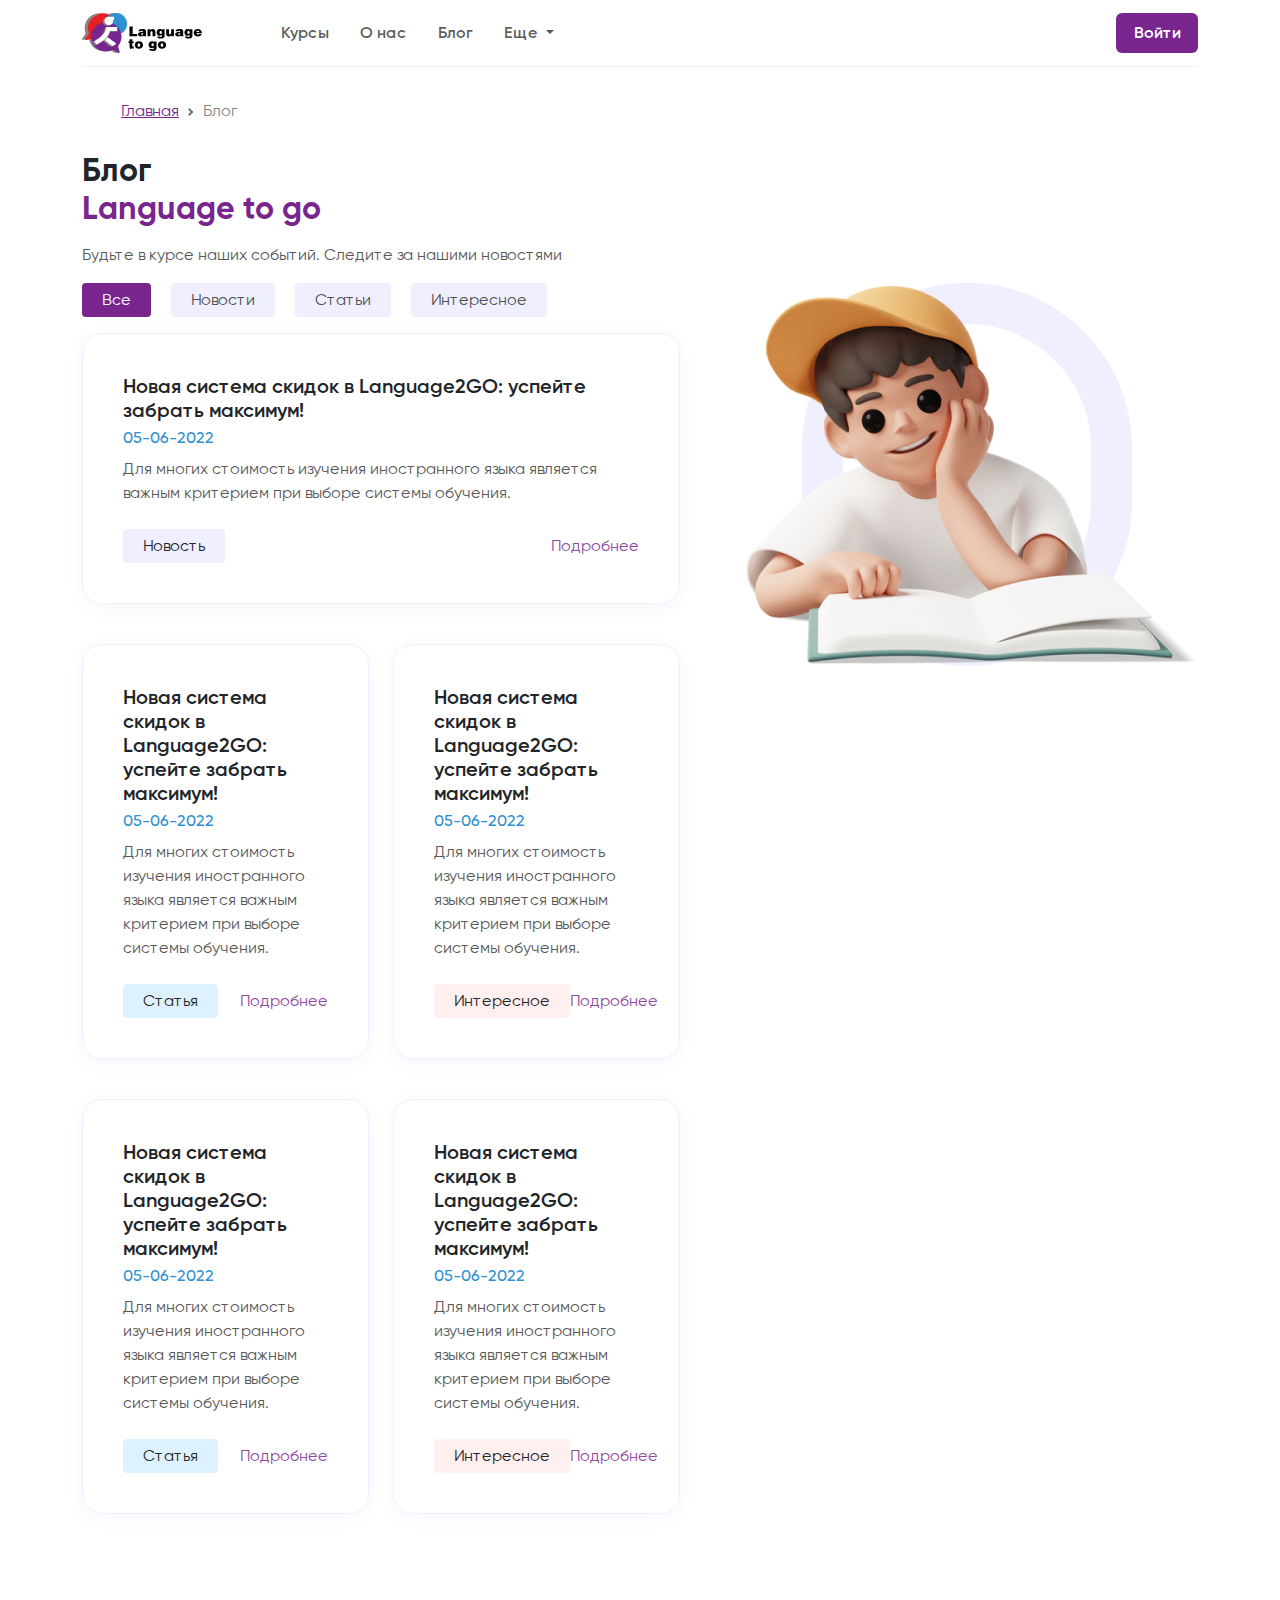
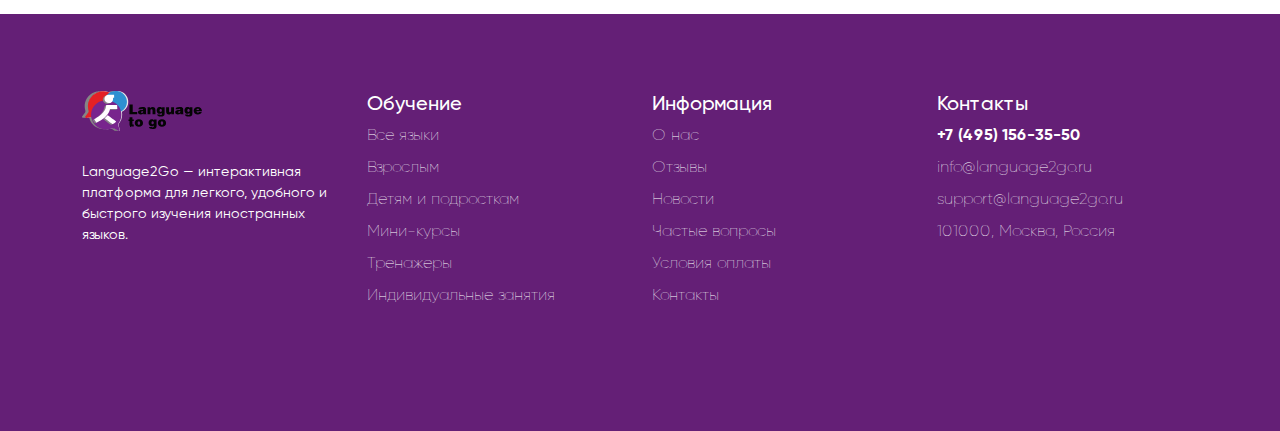
<file: blog.html>
<!DOCTYPE html>
<html lang="en">
<head>
    <meta charset="UTF-8">
    <meta name="viewport" content="width=device-width, initial-scale=1.0">
    <title>Language to go</title>
    <link rel="shortcut icon" href="img/лого.svg" type="image/x-icon">
    <link href="css/bootstrap.css" rel="stylesheet"></link>
    <link rel="stylesheet" href="https://cdn.jsdelivr.net/npm/bootstrap-icons@1.5.0/font/bootstrap-icons.css">
    <link rel="stylesheet" href="https://cdnjs.cloudflare.com/ajax/libs/OwlCarousel2/2.3.4/assets/owl.carousel.min.css">
    <link rel="stylesheet" href="https://cdnjs.cloudflare.com/ajax/libs/OwlCarousel2/2.3.4/assets/owl.theme.default.min.css">
    <style>
        @font-face {
        font-family: "Gilroy";
        src: url("fonts/gilroy-regular.ttf");
        font-weight: 400;
        font-style: normal;
      }
      @font-face {
        font-family: "Gilroy";
        src: url("fonts/gilroy-medium.ttf");
        font-weight: 500;
        font-style: normal;
      }
      @font-face {
        font-family: "Gilroy";
        src: url("fonts/gilroy-bold.ttf");
        font-weight: 700;
        font-style: normal;
      }
      @font-face {
        font-family: "Gilroy";
        src: url("fonts/gilroy-semibold.ttf");
        font-weight: 600;
        font-style: normal;
      }
      @font-face {
        font-family: "Gilroy";
        src: url("fonts/gilroy-thin.ttf");
        font-weight: 100;
        font-style: normal;
      }
      body{
        font-family: "Gilroy";
      }
    </style>
</head>
<body>
    <!-- меню -->
    <div class="container container-nav" style="margin-bottom: 28px;">
      <nav class="navbar navbar-expand-lg bg-body-tertiary" style="margin-bottom: 32px;">
      <a class="navbar-brand active" href="index.html">
          <img src="img/L2Go logo 1.svg" alt="logo">
      </a>
      <button class="navbar-toggler" type="button" data-bs-toggle="offcanvas" data-bs-target="#navbarOffcanvasLg" aria-controls="navbarOffcanvasLg" aria-label="Toggle navigation">
      <span class="navbar-toggler-icon"></span>
      </button>
      <div class="offcanvas d-flex" tabindex="-1" id="navbarOffcanvasLg" aria-labelledby="navbarOffcanvasLgLabel">
          <ul class="navbar-nav mb-2 mb-lg-0 fs-6" style="--bs-scroll-height: 100px;">
          <li class="nav-item">
              <a class="nav-link" aria-current="page" href="#">Курсы</a>
          </li>
          <li class="nav-item">
              <a class="nav-link" href="about.html">О нас</a>
          </li>
          <li class="nav-item">
              <a class="nav-link" href="/blog.html">Блог</a>
              </li>
          <li class="nav-item dropdown">
              <a class="nav-link dropdown-toggle" href="#" role="button" data-bs-toggle="dropdown" aria-expanded="false">
              Еще
              </a>
              <ul class="dropdown-menu">
              <li><a class="dropdown-item" href="#">FAQ</a></li>
              <li><a class="dropdown-item" href="contact.html">Контакты</a></li>
              <li><a class="dropdown-item" href="#">Условия оплаты</a></li>
              </ul>
          </li>
          <button class="btn btn-outline-success" type="submit" style="width: 82px;"><a href="entrance.html" style="text-decoration: none; color: #fff;">Войти</a></button>
          </ul>
      </div> 
      </nav> 
      <nav style="--bs-breadcrumb-divider: url(&#34;data:image/svg+xml,%3Csvg xmlns='http://www.w3.org/2000/svg' width='8' height='8'%3E%3Cpath d='M2.5 0L1 1.5 3.5 4 1 6.5 2.5 8l4-4-4-4z' fill='%236c757d'/%3E%3C/svg%3E&#34;); padding-left: 3.5%;" aria-label="breadcrumb">
        <ol class="breadcrumb">
          <li class="breadcrumb-item"><a href="index.html" style="color: #78258D;">Главная</a></li>
          <li class="breadcrumb-item active" style="color: #828282;" aria-current="page">Блог</li>
        </ol>
      </nav> 
    </div>
    <!-- блог -->
    <div class="container" style="margin-bottom: 100px;">
      <h2 class="fw-bold" style="margin-bottom: 15px;">Блог <br><span style="color: #78258D;"> Language to go</span></h2>
      <p style="color: #585858;">Будьте в курсе наших событий. Следите за нашими новостями</p>
      <div class="d-flex blog" style="justify-content: space-between; align-items: flex-start;">
        <div class="tab col">
          <ul class="nav nav-pills mb-3 nav-tab" id="pills-tab" role="tablist" style="gap: 20px;">
            <li class="nav-item" role="presentation">
              <button class="nav-link-tab active" id="pills-home-tab" data-bs-toggle="pill" data-bs-target="#pills-home" type="button" role="tab" aria-controls="pills-home" aria-selected="true">Все</button>
            </li>
            <li class="nav-item" role="presentation">
              <button class="nav-link-tab" id="pills-profile-tab" data-bs-toggle="pill" data-bs-target="#pills-profile" type="button" role="tab" aria-controls="pills-profile" aria-selected="false">Новости</button>
            </li>
            <li class="nav-item" role="presentation">
              <button class="nav-link-tab" id="pills-contact-tab" data-bs-toggle="pill" data-bs-target="#pills-contact" type="button" role="tab" aria-controls="pills-contact" aria-selected="false">Статьи</button>
            </li>
            <li class="nav-item" role="presentation">
              <button class="nav-link-tab" id="pills-disabled-tab" data-bs-toggle="pill" data-bs-target="#pills-disabled" type="button" role="tab" aria-controls="pills-disabled" aria-selected="false">Интересное</button>
            </li>
          </ul>
          <div class="tab-content" id="pills-tabContent">
            <div class="tab-pane fade show active" id="pills-home" role="tabpanel" aria-labelledby="pills-home-tab" tabindex="0">
              <div class="card" style="width: 90%; margin-bottom: 40px;">
                <div class="card-body">
                  <h5 class="card-title fw-semibold" style="margin-bottom: 10px;">Новая система скидок в Language2GO: успейте забрать максимум!</h5>
                  <h6 class="card-subtitle" style="color: #2E90D1; margin-bottom: 10px">05-06-2022</h6>
                  <p class="card-text" style="font-size: 16px; color: #585858; margin-bottom: 24px">Для многих стоимость изучения иностранного языка является важным критерием при выборе системы обучения.</p>
                  <div class="d-flex" style="justify-content: space-between; align-items: center;">
                    <p class="tag">Новость</p>
                    <a href="#" class="card-link">Подробнее</a>
                  </div>
                </div>
              </div>
              <div class="d-flex stat" style="width: 90%; justify-content: space-between; margin-bottom: 40px;">
                <div class="card" style="width: 48%;">
                  <div class="card-body">
                    <h5 class="card-title fw-semibold" style="margin-bottom: 10px;">Новая система скидок в Language2GO: успейте забрать максимум!</h5>
                    <h6 class="card-subtitle" style="color: #2E90D1; margin-bottom: 10px">05-06-2022</h6>
                    <p class="card-text" style="font-size: 16px; color: #585858; margin-bottom: 24px">Для многих стоимость изучения иностранного языка является важным критерием при выборе системы обучения.</p>
                    <div class="d-flex" style="justify-content: space-between; align-items: center;">
                      <p class="tag" style="background-color: #DEF1FF;">Статья</p>
                      <a href="#" class="card-link">Подробнее</a>
                    </div>
                  </div>
                </div>
                <div class="card" style="width: 48%;">
                  <div class="card-body">
                    <h5 class="card-title fw-semibold" style="margin-bottom: 10px;">Новая система скидок в Language2GO: успейте забрать максимум!</h5>
                    <h6 class="card-subtitle" style="color: #2E90D1; margin-bottom: 10px">05-06-2022</h6>
                    <p class="card-text" style="font-size: 16px; color: #585858; margin-bottom: 24px">Для многих стоимость изучения иностранного языка является важным критерием при выборе системы обучения.</p>
                    <div class="d-flex" style="justify-content: space-between; align-items: center;">
                      <p class="tag" style="background-color: #FFEFEF;">Интересное</p>
                      <a href="#" class="card-link">Подробнее</a>
                    </div>
                  </div>
                </div>
              </div>
              <div class="d-flex stat" style="width: 90%; justify-content: space-between;">
                <div class="card" style="width: 48%;">
                  <div class="card-body">
                    <h5 class="card-title fw-semibold" style="margin-bottom: 10px;">Новая система скидок в Language2GO: успейте забрать максимум!</h5>
                    <h6 class="card-subtitle" style="color: #2E90D1; margin-bottom: 10px">05-06-2022</h6>
                    <p class="card-text" style="font-size: 16px; color: #585858; margin-bottom: 24px">Для многих стоимость изучения иностранного языка является важным критерием при выборе системы обучения.</p>
                    <div class="d-flex" style="justify-content: space-between; align-items: center;">
                      <p class="tag" style="background-color: #DEF1FF;">Статья</p>
                      <a href="#" class="card-link">Подробнее</a>
                    </div>
                  </div>
                </div>
                <div class="card" style="width: 48%;">
                  <div class="card-body">
                    <h5 class="card-title fw-semibold" style="margin-bottom: 10px;">Новая система скидок в Language2GO: успейте забрать максимум!</h5>
                    <h6 class="card-subtitle" style="color: #2E90D1; margin-bottom: 10px">05-06-2022</h6>
                    <p class="card-text" style="font-size: 16px; color: #585858; margin-bottom: 24px">Для многих стоимость изучения иностранного языка является важным критерием при выборе системы обучения.</p>
                    <div class="d-flex" style="justify-content: space-between; align-items: center;">
                      <p class="tag" style="background-color: #FFEFEF;">Интересное</p>
                      <a href="#" class="card-link">Подробнее</a>
                    </div>
                  </div>
                </div>
              </div>     
            </div>
            <div class="tab-pane fade" id="pills-profile" role="tabpanel" aria-labelledby="pills-profile-tab" tabindex="0">
              <div class="card" style="width: 90%; margin-bottom: 40px;">
                <div class="card-body">
                  <h5 class="card-title fw-semibold" style="margin-bottom: 10px;">Новая система скидок в Language2GO: успейте забрать максимум!</h5>
                  <h6 class="card-subtitle" style="color: #2E90D1; margin-bottom: 10px">05-06-2022</h6>
                  <p class="card-text" style="font-size: 16px; color: #585858; margin-bottom: 24px">Для многих стоимость изучения иностранного языка является важным критерием при выборе системы обучения.</p>
                  <div class="d-flex" style="justify-content: space-between; align-items: center;">
                    <p class="tag">Новость</p>
                    <a href="#" class="card-link">Подробнее</a>
                  </div>
                </div>
              </div>
            </div>
            <div class="tab-pane fade" id="pills-contact" role="tabpanel" aria-labelledby="pills-contact-tab" tabindex="0">
              <div class="card" style="width: 90%; margin-bottom: 40px;">
                <div class="card-body">
                  <h5 class="card-title fw-semibold" style="margin-bottom: 10px;">Новая система скидок в Language2GO: успейте забрать максимум!</h5>
                  <h6 class="card-subtitle" style="color: #2E90D1; margin-bottom: 10px">05-06-2022</h6>
                  <p class="card-text" style="font-size: 16px; color: #585858; margin-bottom: 24px">Для многих стоимость изучения иностранного языка является важным критерием при выборе системы обучения.</p>
                  <div class="d-flex" style="justify-content: space-between; align-items: center;">
                    <p class="tag" style="background-color: #DEF1FF;">Статья</p>
                    <a href="#" class="card-link">Подробнее</a>
                  </div>
                </div>
              </div>
              <div class="card" style="width: 90%;">
                <div class="card-body">
                  <h5 class="card-title fw-semibold" style="margin-bottom: 10px;">Новая система скидок в Language2GO: успейте забрать максимум!</h5>
                  <h6 class="card-subtitle" style="color: #2E90D1; margin-bottom: 10px">05-06-2022</h6>
                  <p class="card-text" style="font-size: 16px; color: #585858; margin-bottom: 24px">Для многих стоимость изучения иностранного языка является важным критерием при выборе системы обучения.</p>
                  <div class="d-flex" style="justify-content: space-between; align-items: center;">
                    <p class="tag" style="background-color: #DEF1FF;">Статья</p>
                    <a href="#" class="card-link">Подробнее</a>
                  </div>
                </div>
              </div>
            </div>
            <div class="tab-pane fade" id="pills-disabled" role="tabpanel" aria-labelledby="pills-disabled-tab" tabindex="0">
              <div class="card" style="width: 90%; margin-bottom: 40px;">
                <div class="card-body">
                  <h5 class="card-title fw-semibold" style="margin-bottom: 10px;">Новая система скидок в Language2GO: успейте забрать максимум!</h5>
                  <h6 class="card-subtitle" style="color: #2E90D1; margin-bottom: 10px">05-06-2022</h6>
                  <p class="card-text" style="font-size: 16px; color: #585858; margin-bottom: 24px">Для многих стоимость изучения иностранного языка является важным критерием при выборе системы обучения.</p>
                  <div class="d-flex" style="justify-content: space-between; align-items: center;">
                    <p class="tag" style="background-color: #FFEFEF;">Интересное</p>
                    <a href="#" class="card-link">Подробнее</a>
                  </div>
                </div>
              </div>
              <div class="card" style="width: 90%;">
                <div class="card-body">
                  <h5 class="card-title fw-semibold" style="margin-bottom: 10px;">Новая система скидок в Language2GO: успейте забрать максимум!</h5>
                  <h6 class="card-subtitle" style="color: #2E90D1; margin-bottom: 10px">05-06-2022</h6>
                  <p class="card-text" style="font-size: 16px; color: #585858; margin-bottom: 24px">Для многих стоимость изучения иностранного языка является важным критерием при выборе системы обучения.</p>
                  <div class="d-flex" style="justify-content: space-between; align-items: center;">
                    <p class="tag" style="background-color: #FFEFEF;">Интересное</p>
                    <a href="#" class="card-link">Подробнее</a>
                  </div>
                </div>
              </div>
            </div>
          </div>
        </div>
        <img src="img/page-blog.png" alt=""  class="img-blog">
      </div>
    </div>   
    <!-- футер -->
    <div class="fon" style="background-color: #641F76;">
        <div class="container footer" style="padding-top: 77px; color: #fff; padding-bottom: 100px;">
        <footer class="row">
            <div class="col mb-3">
            <img src="img/L2Go logo 1.svg" alt="" style="margin-bottom: 30px;">
            <p class="text-body" style="color: #fff !important; font-size: 14px;">Language2Go — интерактивная платформа для легкого, удобного и быстрого изучения иностранных языков.</p>
            </div>
            <div class="col mb-3">
            <h5>Обучение</h5>
            <ul class="nav flex-column">
                <li class="nav-item mb-2"><a href="#" class="nav-link p-0 text-body-secondary" style="color: #fff !important; font-weight: 300;">Все языки</a></li>
                <li class="nav-item mb-2"><a href="#" class="nav-link p-0 text-body-secondary" style="color: #fff !important; font-weight: 300;">Взрослым</a></li>
                <li class="nav-item mb-2"><a href="#" class="nav-link p-0 text-body-secondary" style="color: #fff !important; font-weight: 300;">Детям и подросткам</a></li>
                <li class="nav-item mb-2"><a href="#" class="nav-link p-0 text-body-secondary" style="color: #fff !important; font-weight: 300;">Мини-курсы</a></li>
                <li class="nav-item mb-2"><a href="#" class="nav-link p-0 text-body-secondary" style="color: #fff !important; font-weight: 300;">Тренажеры</a></li>
                <li class="nav-item mb-2"><a href="#" class="nav-link p-0 text-body-secondary" style="color: #fff !important; font-weight: 300;">Индивидуальные занятия</a></li>
            </ul>
            </div>
        
            <div class="col mb-3">
            <h5>Информация</h5>
            <ul class="nav flex-column">
                <li class="nav-item mb-2"><a href="#" class="nav-link p-0 text-body-secondary" style="color: #fff !important; font-weight: 300;">О нас</a></li>
                <li class="nav-item mb-2"><a href="#" class="nav-link p-0 text-body-secondary" style="color: #fff !important; font-weight: 300;">Отзывы</a></li>
                <li class="nav-item mb-2"><a href="blog.html" class="nav-link p-0 text-body-secondary" style="color: #fff !important; font-weight: 300;">Новости</a></li>
                <li class="nav-item mb-2"><a href="#" class="nav-link p-0 text-body-secondary" style="color: #fff !important; font-weight: 300;">Частые вопросы</a></li>
                <li class="nav-item mb-2"><a href="#" class="nav-link p-0 text-body-secondary" style="color: #fff !important; font-weight: 300;">Условия оплаты</a></li>
                <li class="nav-item mb-2"><a href="#" class="nav-link p-0 text-body-secondary" style="color: #fff !important; font-weight: 300;">Контакты</a></li>
            </ul>
            </div>
        
            <div class="col mb-3">
            <h5>Контакты</h5>
            <ul class="nav flex-column">
                <li class="nav-item mb-2"><a href="#" class="nav-link p-0 text-body-secondary" style="color: #fff !important; font-weight: 700;">+7 (495) 156-35-50</a></li>
                <li class="nav-item mb-2"><a href="#" class="nav-link p-0 text-body-secondary" style="color: #fff !important; font-weight: 300;">info@language2go.ru</a></li>
                <li class="nav-item mb-2"><a href="#" class="nav-link p-0 text-body-secondary" style="color: #fff !important; font-weight: 300;">support@language2go.ru</a></li>
                <li class="nav-item mb-2"><a href="#" class="nav-link p-0 text-body-secondary" style="color: #fff !important; font-weight: 300;">101000, Москва, Россия</a></li>
            </div>
        </footer>
        </div>
    </div>   
    <script src="js/bootstrap.bundle.min.js"></script>
    <script src="https://code.jquery.com/jquery-3.6.0.min.js"></script>
</body>
</html>
</file>
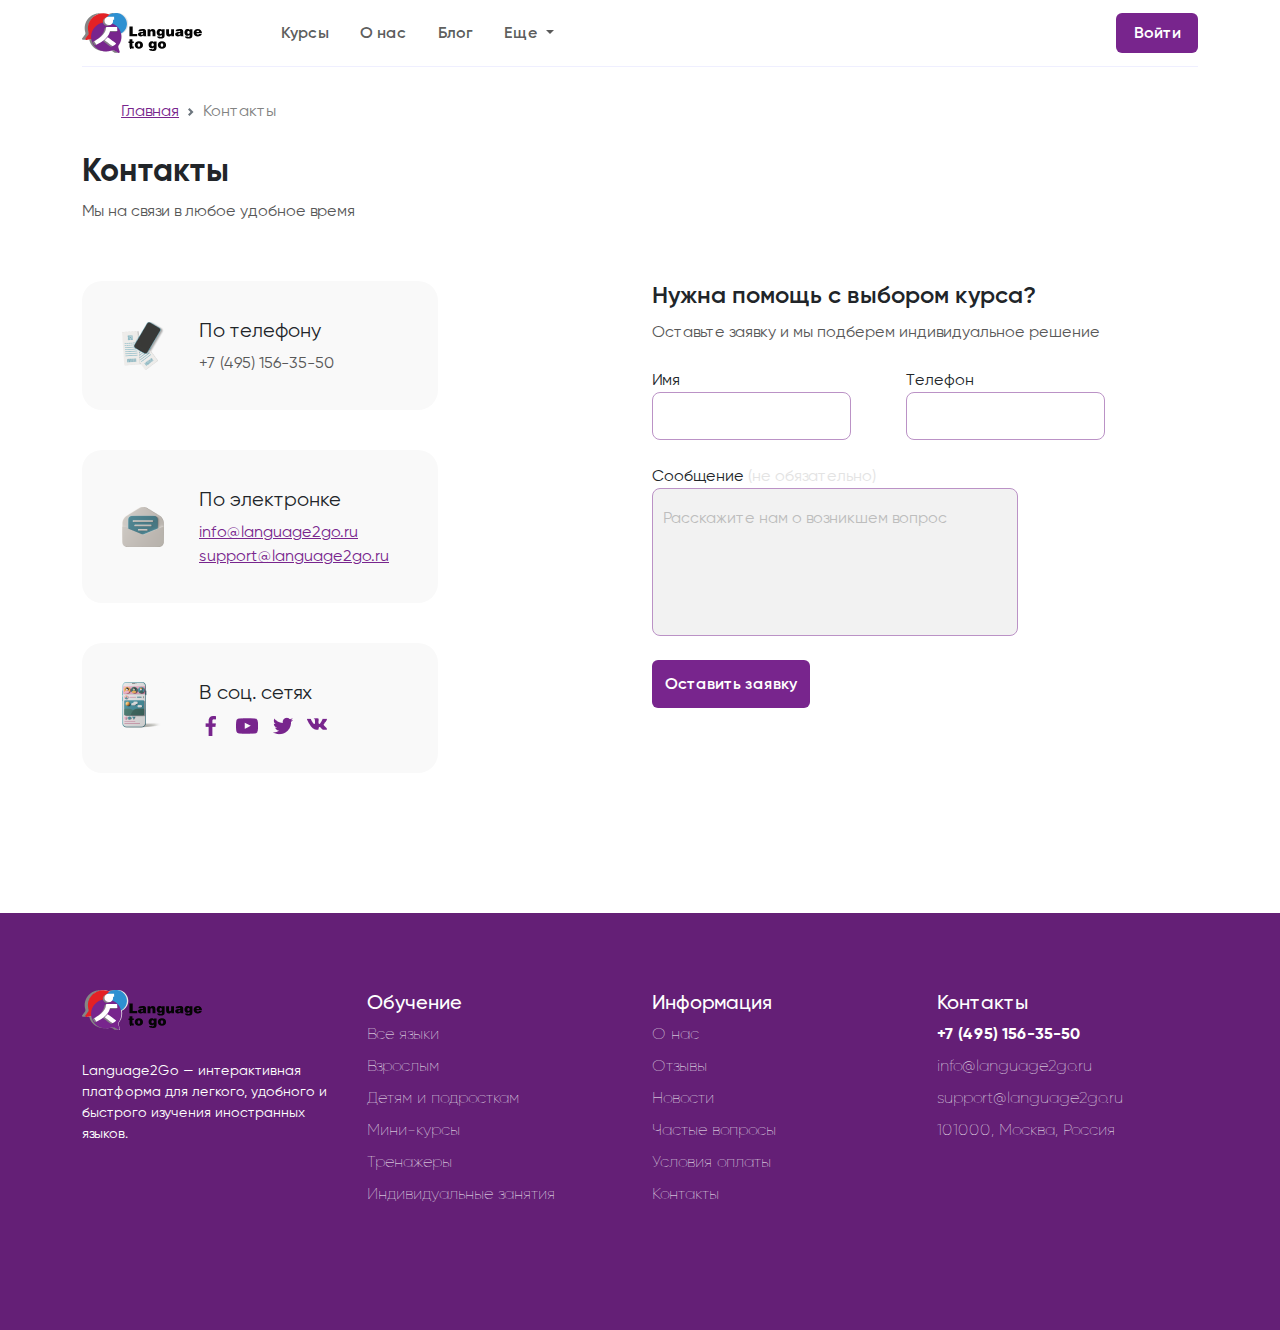
<file: contact.html>
<!DOCTYPE html>
<html lang="en">
<head>
    <meta charset="UTF-8">
    <meta name="viewport" content="width=device-width, initial-scale=1.0">
    <title>Language to go</title>
    <link rel="shortcut icon" href="img/лого.svg" type="image/x-icon">
    <link href="css/bootstrap.css" rel="stylesheet"></link>
    <link rel="stylesheet" href="https://cdn.jsdelivr.net/npm/bootstrap-icons@1.5.0/font/bootstrap-icons.css">
    <link rel="stylesheet" href="https://cdnjs.cloudflare.com/ajax/libs/OwlCarousel2/2.3.4/assets/owl.carousel.min.css">
    <link rel="stylesheet" href="https://cdnjs.cloudflare.com/ajax/libs/OwlCarousel2/2.3.4/assets/owl.theme.default.min.css">
    <style>
        @font-face {
        font-family: "Gilroy";
        src: url("fonts/gilroy-regular.ttf");
        font-weight: 400;
        font-style: normal;
      }
      @font-face {
        font-family: "Gilroy";
        src: url("fonts/gilroy-medium.ttf");
        font-weight: 500;
        font-style: normal;
      }
      @font-face {
        font-family: "Gilroy";
        src: url("fonts/gilroy-bold.ttf");
        font-weight: 700;
        font-style: normal;
      }
      @font-face {
        font-family: "Gilroy";
        src: url("fonts/gilroy-semibold.ttf");
        font-weight: 600;
        font-style: normal;
      }
      @font-face {
        font-family: "Gilroy";
        src: url("fonts/gilroy-thin.ttf");
        font-weight: 100;
        font-style: normal;
      }
      body{
        font-family: "Gilroy";
      }
    </style>
</head>
<body>
    <!-- меню -->
    <div class="container container-nav" style="margin-bottom: 28px;">
        <nav class="navbar navbar-expand-lg bg-body-tertiary" style="margin-bottom: 32px;">
        <a class="navbar-brand active" href="index.html">
            <img src="img/L2Go logo 1.svg" alt="logo">
        </a>
        <button class="navbar-toggler" type="button" data-bs-toggle="offcanvas" data-bs-target="#navbarOffcanvasLg" aria-controls="navbarOffcanvasLg" aria-label="Toggle navigation">
        <span class="navbar-toggler-icon"></span>
        </button>
        <div class="offcanvas d-flex" tabindex="-1" id="navbarOffcanvasLg" aria-labelledby="navbarOffcanvasLgLabel">
            <ul class="navbar-nav mb-2 mb-lg-0 fs-6" style="--bs-scroll-height: 100px;">
            <li class="nav-item">
                <a class="nav-link" aria-current="page" href="#">Курсы</a>
            </li>
            <li class="nav-item">
                <a class="nav-link" href="about.html">О нас</a>
            </li>
            <li class="nav-item">
                <a class="nav-link" href="/blog.html">Блог</a>
                </li>
            <li class="nav-item dropdown">
                <a class="nav-link dropdown-toggle" href="#" role="button" data-bs-toggle="dropdown" aria-expanded="false">
                Еще
                </a>
                <ul class="dropdown-menu">
                <li><a class="dropdown-item" href="#">FAQ</a></li>
                <li><a class="dropdown-item" href="contact.html">Контакты</a></li>
                <li><a class="dropdown-item" href="#">Условия оплаты</a></li>
                </ul>
            </li>
            <button class="btn btn-outline-success" type="submit" style="width: 82px;"><a href="entrance.html" style="text-decoration: none; color: #fff;">Войти</a></button>
            </ul>
        </div> 
        </nav> 
        <nav style="--bs-breadcrumb-divider: url(&#34;data:image/svg+xml,%3Csvg xmlns='http://www.w3.org/2000/svg' width='8' height='8'%3E%3Cpath d='M2.5 0L1 1.5 3.5 4 1 6.5 2.5 8l4-4-4-4z' fill='%236c757d'/%3E%3C/svg%3E&#34;); padding-left: 3.5%;" aria-label="breadcrumb">
          <ol class="breadcrumb">
            <li class="breadcrumb-item"><a href="index.html" style="color: #78258D;">Главная</a></li>
            <li class="breadcrumb-item active" style="color: #828282;" aria-current="page">Контакты</li>
          </ol>
        </nav> 
    </div>
    <!-- главное -->
    <div class="container" style="margin-bottom: 100px;">
        <div class="col" style="margin-bottom: 58px;">
            <h2 class="fw-bold" style="margin-bottom: 10px;">Контакты</h2>
            <p style="color: #585858;">Мы на связи в любое удобное время</p>
        </div>
        <div class="row news" style="justify-content: space-between;">
            <div class="col-4">
                <div class="d-flex card-cont" style="margin-bottom: 40px;">
                    <img src="img/соц.png" alt="" c> 
                    <div class="col">
                        <p class="title-cont" style="font-size: 20px; margin-bottom: 5px;">По телефону</p>
                        <p class="title-cont-tw" style="font-size: 16px; margin-bottom: 0; color: #585858;">+7 (495) 156-35-50</p>
                    </div>
                </div>
                <div class="d-flex card-cont" style="margin-bottom: 40px;">
                    <img src="img/письмо.png" alt="" class="img-cont">
                    <div class="col">
                        <p class="title-cont" style="font-size: 20px; margin-bottom: 5px;">По электронке</p>
                        <p  class="title-cont-tw" style="font-size: 16px; margin-bottom: 0; color: #78258D; text-decoration: underline;">info@language2go.ru</p>
                        <p  class="title-cont-tw" style="font-size: 16px; margin-bottom: 0; color: #78258D; text-decoration: underline;">support@language2go.ru</p>
                    </div>
                </div>
                <div class="d-flex card-cont" style="margin-bottom: 40px;">
                    <img src="img/тел.png" alt="" class="img-cont">
                    <div class="col">
                        <p class="title-cont" style="font-size: 20px; margin-bottom: 5px;">В соц. сетях</p>
                        <img src="img/Frame 39.png" alt="" class="img-set">
                    </div>
                </div>
            </div>
            <div class="col-6">
                <form action="">
                   <div class="col" style="margin-bottom: 24px;">
                    <h4 class="fw-semibold" style="margin-bottom: 10px;">Нужна помощь с выбором курса?</h4>
                    <p style="color: #585858;">Оставьте заявку и мы подберем индивидуальное решение</p>
                    </div>
                    <div class="d-flex" style="gap: 10%; margin-bottom: 24px;">
                        <div class="d-flex" style="flex-direction: column;">
                            <label>Имя</label>
                            <input class="number-modal" type="text" required style="width: 100%;">
                        </div>
                        <div class="d-flex" style="flex-direction: column;">
                            <label>Телефон</label>
                            <input class="number-modal" type="tel" required style="width: 100%;">
                        </div>
                    </div>
                    <div class="d-flex" style="flex-direction: column; margin-bottom: 24px;">
                        <label>Сообщение <span style="color: #E3E3E3;">(не обязательно)</span></label>
                        <input class="number-modal messeg" type="text" style="background-color: #F2F2F2; width: 67%; height: 148px;" placeholder="Расскажите нам о возникшем вопрос">
                    </div>
                    <button type="submit" class="btn btn-outline-success btn-modal" style="height: 48px; margin: 0;">Оставить заявку</button> 
                </form>    
            </div>
        </div>
    </div>
    <!-- футер -->
  <div class="fon" style="background-color: #641F76;">
    <div class="container footer" style="padding-top: 77px; color: #fff; padding-bottom: 100px;">
      <footer class="row">
        <div class="col mb-3">
          <img src="img/L2Go logo 1.svg" alt="" style="margin-bottom: 30px;">
          <p class="text-body" style="color: #fff !important; font-size: 14px;">Language2Go — интерактивная платформа для легкого, удобного и быстрого изучения иностранных языков.</p>
        </div>
        <div class="col mb-3">
          <h5>Обучение</h5>
          <ul class="nav flex-column">
            <li class="nav-item mb-2"><a href="#" class="nav-link p-0 text-body-secondary" style="color: #fff !important; font-weight: 300;">Все языки</a></li>
            <li class="nav-item mb-2"><a href="#" class="nav-link p-0 text-body-secondary" style="color: #fff !important; font-weight: 300;">Взрослым</a></li>
            <li class="nav-item mb-2"><a href="#" class="nav-link p-0 text-body-secondary" style="color: #fff !important; font-weight: 300;">Детям и подросткам</a></li>
            <li class="nav-item mb-2"><a href="#" class="nav-link p-0 text-body-secondary" style="color: #fff !important; font-weight: 300;">Мини-курсы</a></li>
            <li class="nav-item mb-2"><a href="#" class="nav-link p-0 text-body-secondary" style="color: #fff !important; font-weight: 300;">Тренажеры</a></li>
            <li class="nav-item mb-2"><a href="#" class="nav-link p-0 text-body-secondary" style="color: #fff !important; font-weight: 300;">Индивидуальные занятия</a></li>
          </ul>
        </div>
    
        <div class="col mb-3">
          <h5>Информация</h5>
          <ul class="nav flex-column">
            <li class="nav-item mb-2"><a href="#" class="nav-link p-0 text-body-secondary" style="color: #fff !important; font-weight: 300;">О нас</a></li>
            <li class="nav-item mb-2"><a href="#" class="nav-link p-0 text-body-secondary" style="color: #fff !important; font-weight: 300;">Отзывы</a></li>
            <li class="nav-item mb-2"><a href="blog.html" class="nav-link p-0 text-body-secondary" style="color: #fff !important; font-weight: 300;">Новости</a></li>
            <li class="nav-item mb-2"><a href="#" class="nav-link p-0 text-body-secondary" style="color: #fff !important; font-weight: 300;">Частые вопросы</a></li>
            <li class="nav-item mb-2"><a href="#" class="nav-link p-0 text-body-secondary" style="color: #fff !important; font-weight: 300;">Условия оплаты</a></li>
            <li class="nav-item mb-2"><a href="#" class="nav-link p-0 text-body-secondary" style="color: #fff !important; font-weight: 300;">Контакты</a></li>
          </ul>
        </div>
    
        <div class="col mb-3">
          <h5>Контакты</h5>
          <ul class="nav flex-column">
            <li class="nav-item mb-2"><a href="#" class="nav-link p-0 text-body-secondary" style="color: #fff !important; font-weight: 700;">+7 (495) 156-35-50</a></li>
            <li class="nav-item mb-2"><a href="#" class="nav-link p-0 text-body-secondary" style="color: #fff !important; font-weight: 300;">info@language2go.ru</a></li>
            <li class="nav-item mb-2"><a href="#" class="nav-link p-0 text-body-secondary" style="color: #fff !important; font-weight: 300;">support@language2go.ru</a></li>
            <li class="nav-item mb-2"><a href="#" class="nav-link p-0 text-body-secondary" style="color: #fff !important; font-weight: 300;">101000, Москва, Россия</a></li>
        </div>
      </footer>
    </div>
  </div>
  <script src="js/bootstrap.bundle.min.js"></script>
  <script src="https://code.jquery.com/jquery-3.6.0.min.js"></script>
</body>
</html>
</file>
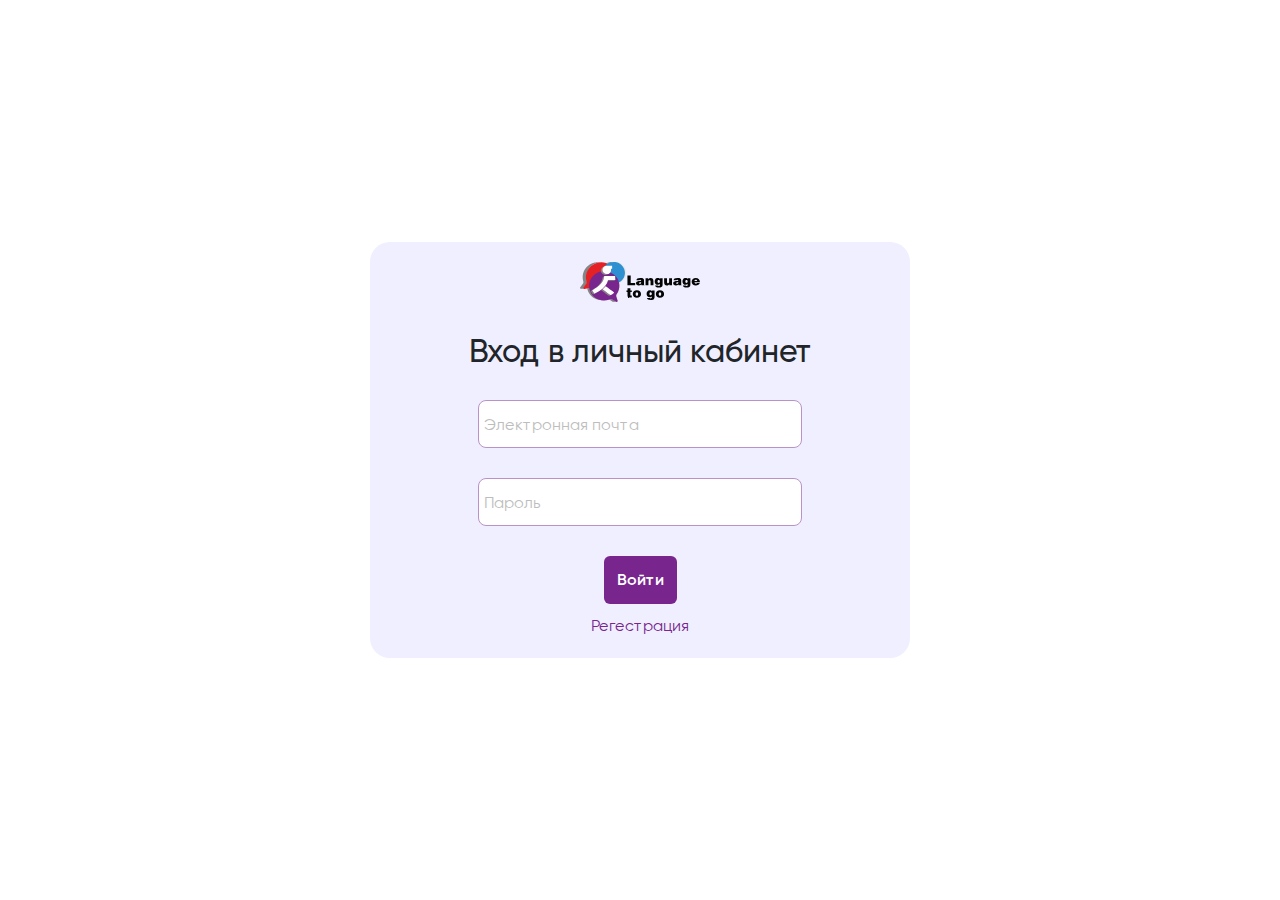
<file: entrance.html>
<!DOCTYPE html>
<html lang="ru">
<head>
    <meta charset="UTF-8">
    <meta name="viewport" content="width=device-width, initial-scale=1.0">
    <title>Language to go</title>
    <link rel="shortcut icon" href="img/лого.svg" type="image/x-icon">
    <link href="css/bootstrap.css" rel="stylesheet"></link>
    <link rel="stylesheet" href="https://cdn.jsdelivr.net/npm/bootstrap-icons@1.5.0/font/bootstrap-icons.css">
    <link rel="stylesheet" href="https://cdnjs.cloudflare.com/ajax/libs/OwlCarousel2/2.3.4/assets/owl.carousel.min.css">
    <link rel="stylesheet" href="https://cdnjs.cloudflare.com/ajax/libs/OwlCarousel2/2.3.4/assets/owl.theme.default.min.css">
    <style>
        @font-face {
        font-family: "Gilroy";
        src: url("fonts/gilroy-regular.ttf");
        font-weight: 400;
        font-style: normal;
      }
      @font-face {
        font-family: "Gilroy";
        src: url("fonts/gilroy-medium.ttf");
        font-weight: 500;
        font-style: normal;
      }
      @font-face {
        font-family: "Gilroy";
        src: url("fonts/gilroy-bold.ttf");
        font-weight: 700;
        font-style: normal;
      }
      @font-face {
        font-family: "Gilroy";
        src: url("fonts/gilroy-semibold.ttf");
        font-weight: 600;
        font-style: normal;
      }
      @font-face {
        font-family: "Gilroy";
        src: url("fonts/gilroy-thin.ttf");
        font-weight: 100;
        font-style: normal;
      }
      body{
        font-family: "Gilroy";
      }
    </style>
</head>
<body>
    <div class="container-login100" style="padding: 100px;">
        <form id="loginForm" class="registrationForm d-flex" style="justify-content: center; height: auto; align-items: center; flex-direction: column; width: 50%;">
            <a class="navbar-brand active" href="index.html" style="margin-bottom: 30px;">
                <img src="img/L2Go logo 1.svg" alt="logo">
            </a>
            <h2 style="margin-bottom: 30px;">Вход в личный кабинет</h2>
            <input class="number-modal" type="email" required  placeholder="Электронная почта" style="margin-bottom: 30px; padding-left: 1%; width: 60%;">
            <input class="number-modal" type="password" placeholder="Пароль" required style="margin-bottom: 30px; padding-left: 1%; width: 60%;">
            <button type="submit" class="btn btn-outline-success btn-modal" style="height: 48px; margin: 0; margin-bottom: 10px">Войти</button>
            <a href="form.html" style="text-decoration: none; color: #78258D;">Регестрация</a>
        </form>
    </div>

    <script>
        document.getElementById('loginForm').addEventListener('submit', function(event) {
        event.preventDefault();
        alert('Вы успешно вошли в систему!');
    });
    </script>

</body>
</html>
</file>
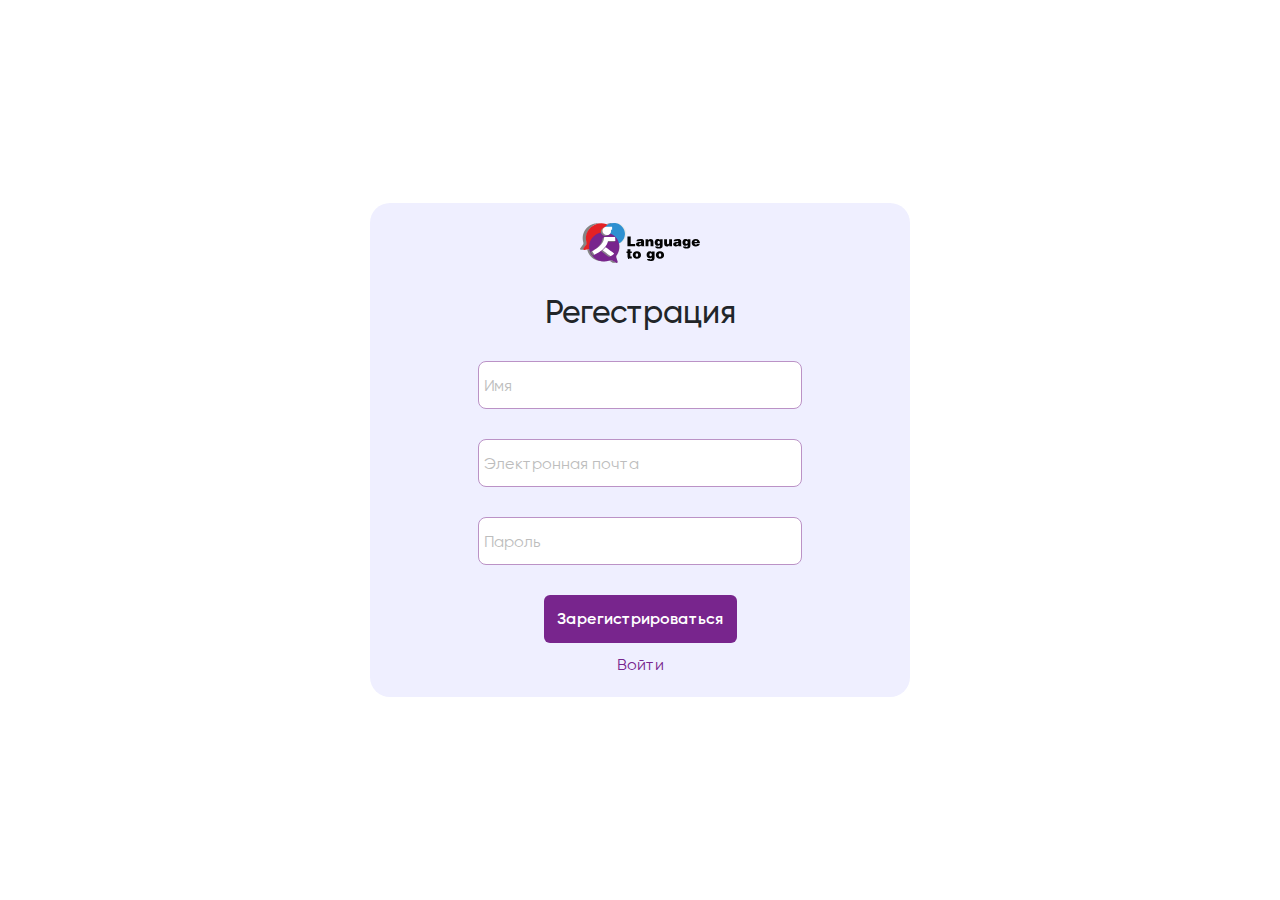
<file: form.html>
<!DOCTYPE html>
<html lang="ru">
<head>
    <meta charset="UTF-8">
    <meta name="viewport" content="width=device-width, initial-scale=1.0">
    <title>Language to go</title>
    <link rel="shortcut icon" href="img/лого.svg" type="image/x-icon">
    <link href="css/bootstrap.css" rel="stylesheet"></link>
    <link rel="stylesheet" href="https://cdn.jsdelivr.net/npm/bootstrap-icons@1.5.0/font/bootstrap-icons.css">
    <link rel="stylesheet" href="https://cdnjs.cloudflare.com/ajax/libs/OwlCarousel2/2.3.4/assets/owl.carousel.min.css">
    <link rel="stylesheet" href="https://cdnjs.cloudflare.com/ajax/libs/OwlCarousel2/2.3.4/assets/owl.theme.default.min.css">
    <style>
        @font-face {
        font-family: "Gilroy";
        src: url("fonts/gilroy-regular.ttf");
        font-weight: 400;
        font-style: normal;
      }
      @font-face {
        font-family: "Gilroy";
        src: url("fonts/gilroy-medium.ttf");
        font-weight: 500;
        font-style: normal;
      }
      @font-face {
        font-family: "Gilroy";
        src: url("fonts/gilroy-bold.ttf");
        font-weight: 700;
        font-style: normal;
      }
      @font-face {
        font-family: "Gilroy";
        src: url("fonts/gilroy-semibold.ttf");
        font-weight: 600;
        font-style: normal;
      }
      @font-face {
        font-family: "Gilroy";
        src: url("fonts/gilroy-thin.ttf");
        font-weight: 100;
        font-style: normal;
      }
      body{
        font-family: "Gilroy";
      }
    </style>
</head>
<body>
    <div class="container-login100" style="padding: 100px;">
        <form id="registrationForm" class="registrationForm d-flex" style="justify-content: center; height: auto; align-items: center; flex-direction: column; width: 50%;">
            <a class="navbar-brand active" href="index.html" style="margin-bottom: 30px;">
                <img src="img/L2Go logo 1.svg" alt="logo">
            </a>
            <h2 style="margin-bottom: 30px;">Регестрация</h2>
            <input class="number-modal" type="text" required  placeholder="Имя" style="margin-bottom: 30px; padding-left: 1%; width: 60%;">
            <input class="number-modal" type="email" placeholder="Электронная почта" required style="margin-bottom: 30px; padding-left: 1%; width: 60%;">
            <input class="number-modal" type="password" placeholder="Пароль" required style="margin-bottom: 30px; padding-left: 1%; width: 60%;">
            <button type="submit" class="btn btn-outline-success btn-modal" style="height: 48px; margin: 0; margin-bottom: 10px">Зарегистрироваться</button>
            <a href="entrance.html" style="text-decoration: none; color: #78258D;">Войти</a>
        </form>
    </div>

    <script>
        document.getElementById('registrationForm').addEventListener('submit', function(event) {
        event.preventDefault();
        alert('Вы успешно зарегистрированы!');
    });

    document.getElementById('loginForm').addEventListener('submit', function(event) {
        event.preventDefault();
        alert('Вы успешно вошли в систему!');
    });
    </script>

</body>
</html>
</file>
